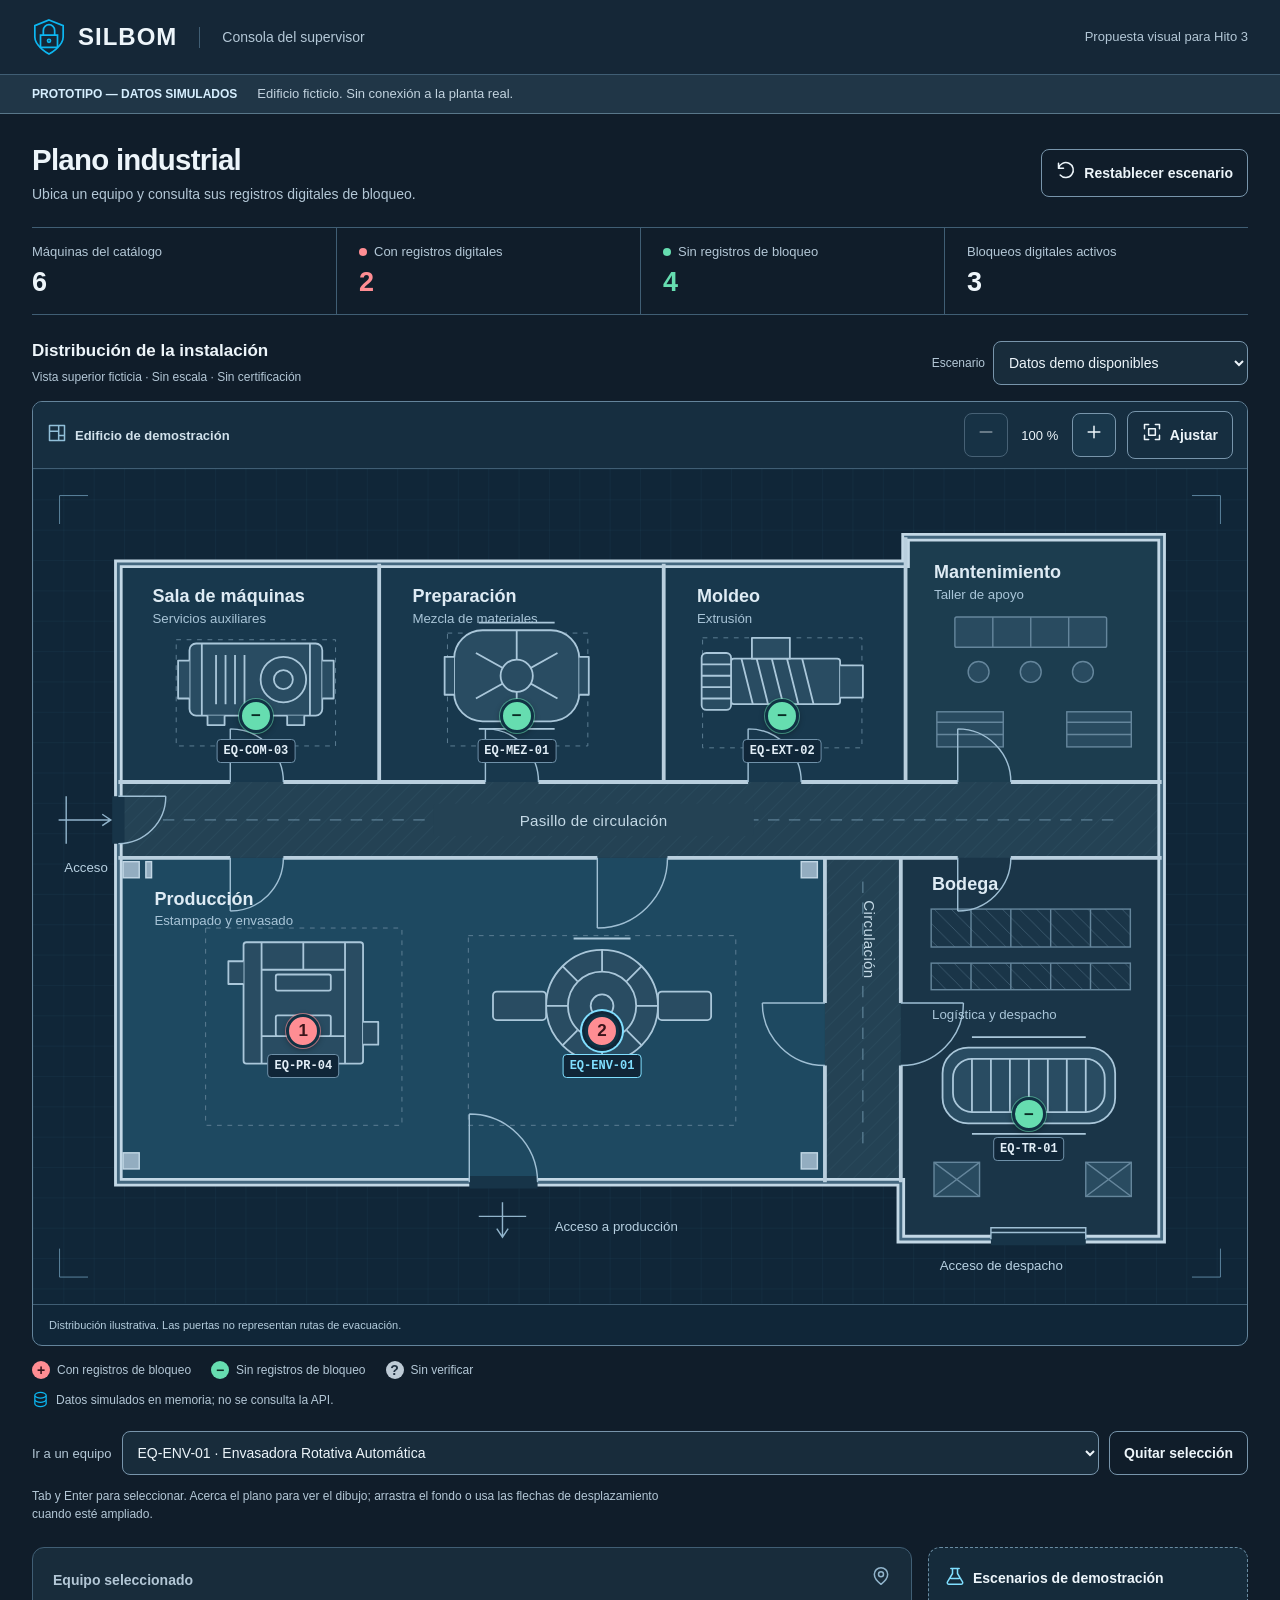
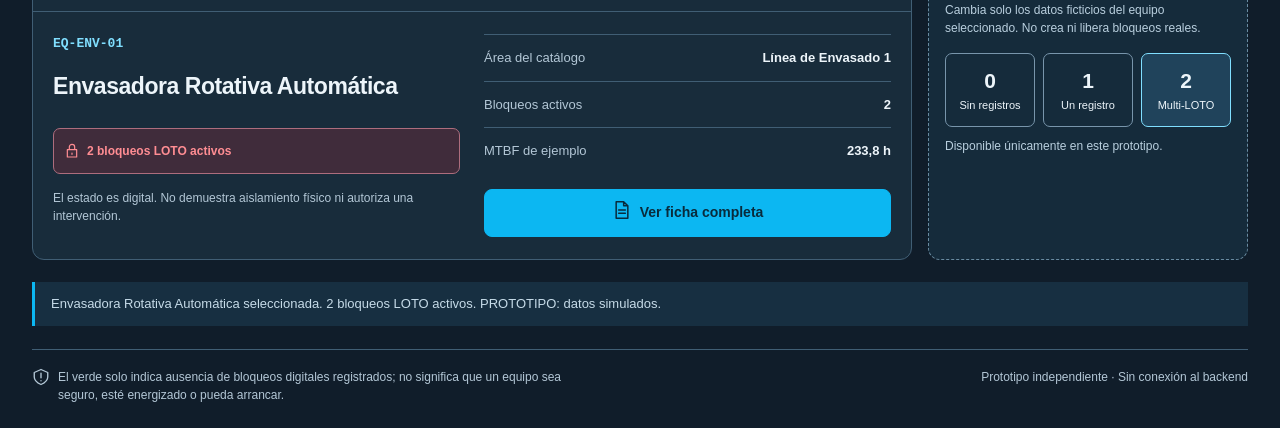
<file: docs/prototipos/plano-industrial-2d/index.html>
<!doctype html>
<html lang="es">
<head>
  <meta charset="utf-8">
  <meta name="viewport" content="width=device-width, initial-scale=1, viewport-fit=cover">
  <meta name="theme-color" content="#152737">
  <meta name="color-scheme" content="dark">
  <meta http-equiv="Content-Security-Policy" content="default-src 'none'; script-src 'self'; style-src 'self'; img-src data:; connect-src 'none'; form-action 'none'; base-uri 'none'; object-src 'none'">
  <title>Plano industrial 2D · Prototipo SILBOM</title>
  <link rel="icon" href="data:image/svg+xml,%3Csvg xmlns='http://www.w3.org/2000/svg' viewBox='0 0 32 32'%3E%3Crect width='32' height='32' rx='5' fill='%23152737'/%3E%3Cpath d='M8 14h16v13H8zM12 14V9a4 4 0 018 0v5' fill='none' stroke='%230cb7f2' stroke-width='2'/%3E%3C/svg%3E">
  <link rel="stylesheet" href="styles.css">
  <script defer src="datos-demo.js"></script>
  <script defer src="plano.js"></script>
  <script defer src="script.js"></script>
</head>
<body>
  <a class="skip-link" href="#main">Saltar al plano</a>
  <header class="app-header">
    <div class="header-inner">
      <div class="brand"><svg viewBox="0 0 36 40" fill="none" aria-hidden="true"><path d="M18 2 33 8v12c0 10-15 18-15 18S3 30 3 20V8L18 2Z"/><path d="M12 18v-5a6 6 0 0 1 12 0v5M9 18h18v13H9z"/><circle cx="18" cy="24" r="1.6"/></svg><strong translate="no">SILBOM</strong><span>Consola del supervisor</span></div>
      <span class="header-context">Propuesta visual para Hito 3</span>
    </div>
  </header>
  <div class="prototype-notice"><div><strong>PROTOTIPO — DATOS SIMULADOS</strong><span>Edificio ficticio. Sin conexión a la planta real.</span></div></div>
  <main id="main" tabindex="-1">
    <section class="page-heading" aria-labelledby="title"><div><h1 id="title">Plano industrial</h1><p>Ubica un equipo y consulta sus registros digitales de bloqueo.</p></div><button id="reset-demo" class="button" type="button"><span data-icon="reset"></span>Restablecer escenario</button></section>
    <section class="summary" aria-label="Resumen calculado de datos simulados">
      <div><span>Máquinas del catálogo</span><strong id="stat-total">—</strong></div>
      <div><span><i class="dot locked" aria-hidden="true"></i>Con registros digitales</span><strong id="stat-locked">—</strong></div>
      <div><span><i class="dot free" aria-hidden="true"></i>Sin registros de bloqueo</span><strong id="stat-free">—</strong></div>
      <div><span>Bloqueos digitales activos</span><strong id="stat-locks">—</strong></div>
    </section>
    <div class="workbench">
      <section class="plan-section" aria-labelledby="plan-heading">
        <div class="plan-topline"><div><h2 id="plan-heading">Distribución de la instalación</h2><p>Vista superior ficticia · Sin escala · Sin certificación</p></div><div class="scenario-control"><label for="scenario">Escenario</label><select id="scenario" name="scenario"><option value="available">Datos demo disponibles</option><option value="offline">Servidor desconectado (demo)</option><option value="stale">Información desactualizada</option></select></div></div>
        <div class="drawing-shell">
          <div class="drawing-toolbar"><span class="drawing-label"><span data-icon="plan"></span>Edificio de demostración</span><div class="zoom-controls" role="group" aria-label="Ampliación del plano"><button id="zoom-out" class="icon-button" type="button" aria-label="Alejar plano"><span data-icon="minus"></span></button><output id="zoom-level" aria-live="polite" aria-label="Nivel de ampliación">100 %</output><button id="zoom-in" class="icon-button" type="button" aria-label="Acercar plano"><span data-icon="plus"></span></button><button id="fit-plan" class="button fit-button" type="button"><span data-icon="fit"></span>Ajustar</button></div></div>
          <div id="plan-viewport" class="plan-viewport" aria-label="Plano esquemático. Selecciona uno de los seis puntos de maquinaria.">
            <p id="startup-message" class="startup-message" role="status">El plano aún no se ha cargado. Si descargaste solo index.html, usa <a href="SILBOM-plano-demo.html">SILBOM-plano-demo.html (archivo único)</a> o conserva los archivos de la carpeta juntos. Abre el archivo en un navegador con JavaScript habilitado.</p>
            <div id="scene" class="scene"><div id="blueprint-layer" class="blueprint-layer"></div><div id="markers" class="markers" role="group" aria-label="Máquinas del plano"></div></div>
            <div id="machine-tooltip" class="machine-tooltip" role="tooltip" hidden><p id="tip-code" class="code" translate="no"></p><strong id="tip-name"></strong><p id="tip-area"></p><p id="tip-state"></p><p id="tip-count"></p></div>
          </div>
          <div class="drawing-bottom"><span>Distribución ilustrativa. Las puertas no representan rutas de evacuación.</span><div class="pan-controls" id="pan-controls" role="group" aria-label="Desplazar el plano ampliado" hidden><button class="icon-button" type="button" data-pan="left" aria-label="Ver hacia la izquierda"><span data-icon="left"></span></button><button class="icon-button" type="button" data-pan="up" aria-label="Ver hacia arriba"><span data-icon="up"></span></button><button class="icon-button" type="button" data-pan="down" aria-label="Ver hacia abajo"><span data-icon="down"></span></button><button class="icon-button" type="button" data-pan="right" aria-label="Ver hacia la derecha"><span data-icon="right"></span></button></div></div>
        </div>
        <div class="legend" aria-label="Leyenda de estados digitales"><span><i class="state-symbol locked" aria-hidden="true">+</i>Con registros de bloqueo</span><span><i class="state-symbol free" aria-hidden="true">−</i>Sin registros de bloqueo</span><span><i class="state-symbol unknown" aria-hidden="true">?</i>Sin verificar</span></div>
        <p id="availability" class="availability"><span data-icon="database"></span><span id="availability-text">Datos simulados en memoria; no se consulta la API.</span></p>
        <div class="machine-nav"><label for="machine-picker">Ir a un equipo</label><select id="machine-picker" name="machine-picker"></select><button id="clear-selection" class="button" type="button">Quitar selección</button></div>
        <p class="map-help">Tab y Enter para seleccionar. Acerca el plano para ver el dibujo; arrastra el fondo o usa las flechas de desplazamiento cuando esté ampliado.</p>
      </section>
      <aside class="side-column" aria-label="Información del equipo y escenarios de demostración">
        <section class="equipment-panel" aria-labelledby="detail-heading"><div class="section-heading"><h2 id="detail-heading">Equipo seleccionado</h2><span data-icon="location"></span></div>
          <div id="empty-detail" class="empty-detail" hidden><span data-icon="plan"></span><h3>Explora la instalación</h3><p>Selecciona un punto del plano o un equipo de la lista para consultar sus datos simulados.</p></div>
          <div id="detail-body" class="detail-body"><p id="detail-code" class="code" translate="no"></p><h3 id="detail-name"></h3><div id="detail-state" class="state-pill"></div><dl><div><dt>Área del catálogo</dt><dd id="detail-area"></dd></div><div><dt>Bloqueos activos</dt><dd id="detail-count"></dd></div><div><dt>MTBF de ejemplo</dt><dd id="detail-mtbf"></dd></div></dl><p class="detail-help">El estado es digital. No demuestra aislamiento físico ni autoriza una intervención.</p><button id="open-sheet" class="button button-primary" type="button"><span data-icon="file"></span>Ver ficha completa</button></div>
        </section>
        <section class="demo-panel" aria-labelledby="demo-heading"><h2 id="demo-heading"><span data-icon="simulation"></span>Escenarios de demostración</h2><p>Cambia solo los datos ficticios del equipo seleccionado. No crea ni libera bloqueos reales.</p><div class="demo-options" role="group" aria-label="Número simulado de bloqueos del equipo seleccionado"><button type="button" class="demo-choice" data-demo-count="0"><strong>0</strong><span>Sin registros</span></button><button type="button" class="demo-choice" data-demo-count="1"><strong>1</strong><span>Un registro</span></button><button type="button" class="demo-choice" data-demo-count="2"><strong>2</strong><span>Multi-LOTO</span></button></div><p id="demo-help" class="demo-help">Disponible únicamente en este prototipo.</p></section>
      </aside>
    </div>
    <p id="feedback" class="feedback" role="status" aria-live="polite" aria-atomic="true">Cargando demostración…</p>
    <footer><p><span data-icon="shield"></span>El verde solo indica ausencia de bloqueos digitales registrados; no significa que un equipo sea seguro, esté energizado o pueda arrancar.</p><span>Prototipo independiente · Sin conexión al backend</span></footer>
    <noscript><p>Activa JavaScript para seleccionar los equipos y probar los escenarios locales. No necesitas iniciar el backend.</p></noscript>
  </main>
  <dialog id="sheet" aria-labelledby="sheet-heading" aria-describedby="sheet-description"><div class="sheet-heading"><div><h2 id="sheet-heading">Ficha de equipo</h2><p id="sheet-description">PROTOTIPO — DATOS SIMULADOS</p></div><button id="close-sheet" class="icon-button" type="button" aria-label="Cerrar ficha"><span data-icon="close"></span></button></div><div class="sheet-body"><p id="sheet-code" class="code" translate="no"></p><h3 id="sheet-name"></h3><div id="sheet-state" class="state-pill"></div><dl><div><dt>Área del catálogo</dt><dd id="sheet-area"></dd></div><div><dt>Bloqueos digitales activos</dt><dd id="sheet-count"></dd></div><div><dt>MTBF de ejemplo</dt><dd id="sheet-mtbf"></dd></div></dl><p class="sheet-notice">Esta ficha no proviene de PostgreSQL. Consultarla o seleccionar un punto no ejecuta operaciones LOTO. El MTBF ilustrativo no predice la próxima falla.</p><button id="back-to-plan" class="button" type="button">Volver al plano</button></div></dialog>
</body>
</html>
</file>
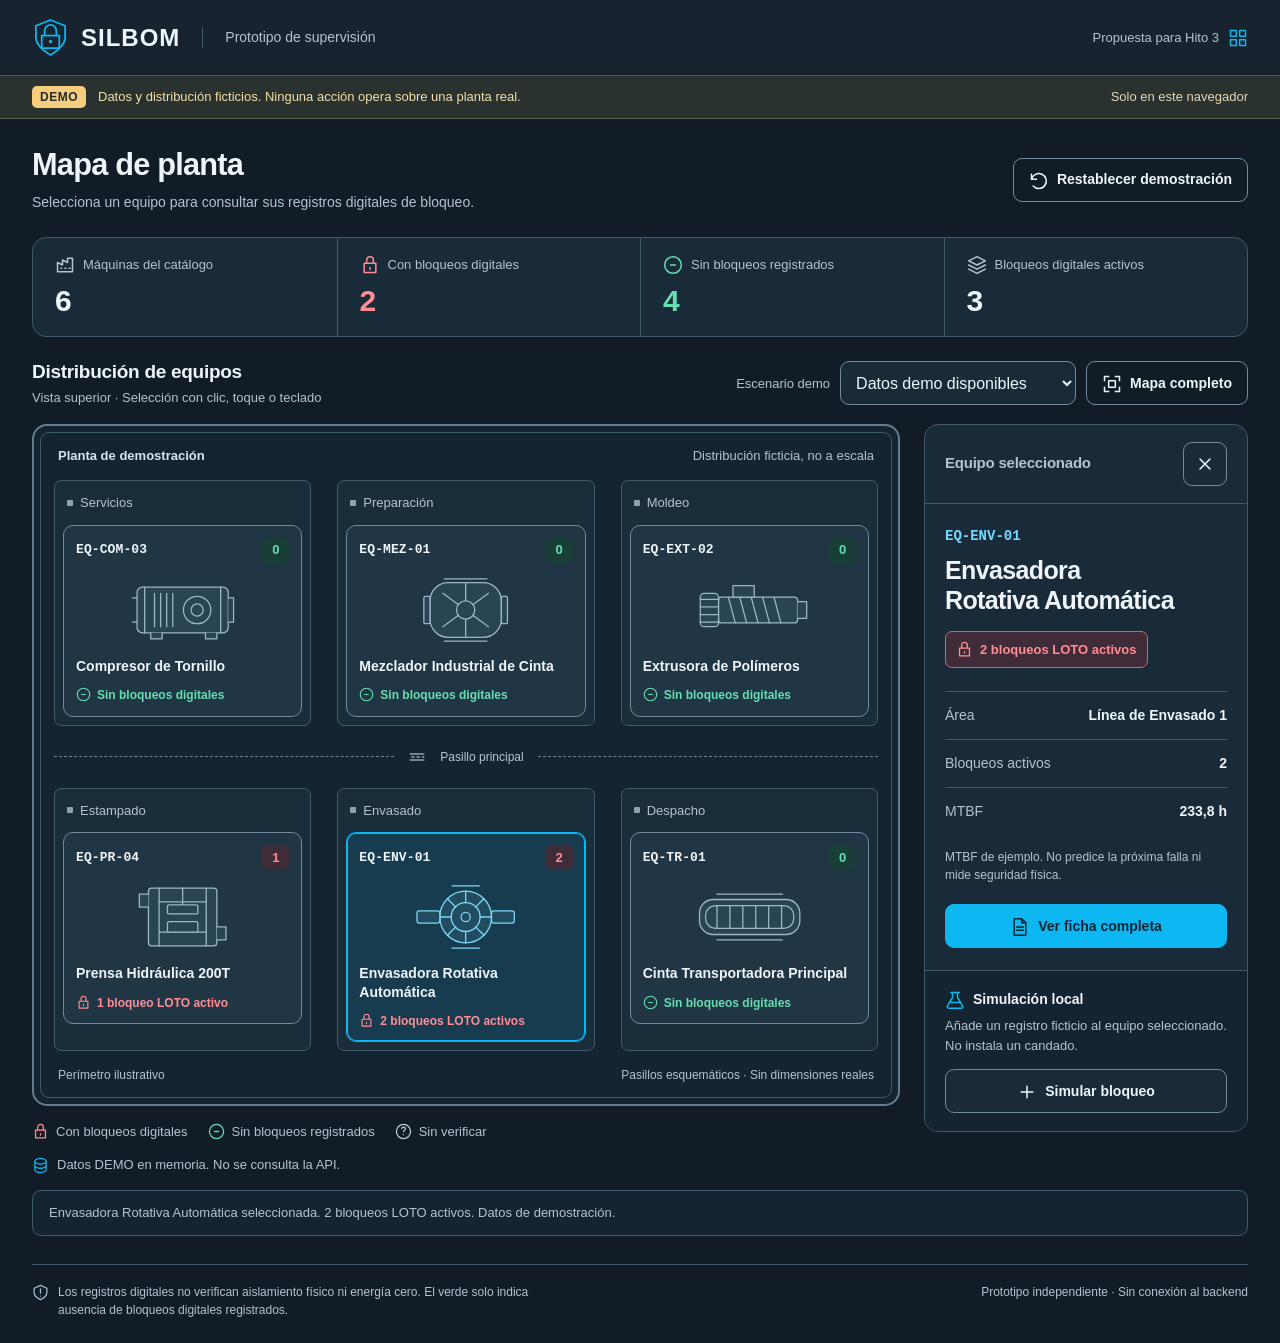
<file: docs/prototipos/mapa-planta.html>
<!doctype html>
<html lang="es">
<head>
  <meta charset="utf-8">
  <meta name="viewport" content="width=device-width, initial-scale=1, viewport-fit=cover">
  <meta name="color-scheme" content="dark">
  <meta name="theme-color" content="#17232e">
  <meta http-equiv="Content-Security-Policy" content="default-src 'none'; script-src 'unsafe-inline'; style-src 'unsafe-inline'; img-src data:; connect-src 'none'; font-src 'none'; form-action 'none'; base-uri 'none'; object-src 'none'">
  <link rel="icon" href="data:image/svg+xml,%3Csvg xmlns='http://www.w3.org/2000/svg' viewBox='0 0 32 32'%3E%3Crect width='32' height='32' rx='7' fill='%2317232e'/%3E%3Cpath d='M9 14h14v12H9zM12 14V9a4 4 0 018 0v5' fill='none' stroke='%230cb7f2' stroke-width='2'/%3E%3C/svg%3E">
  <title>Mapa de planta · Prototipo SILBOM</title>
  <style>
    :root {
      color-scheme: dark;
      --bg: #111c27;
      --surface: #192b39;
      --surface-raised: #203443;
      --surface-soft: #142531;
      --header: #17232e;
      --ink: #eff5f9;
      --muted: #b4c3cf;
      --quiet: #93a9bb;
      --border: #40596b;
      --control-border: #718a9c;
      --blue: #0cb7f2;
      --blue-soft: #173e54;
      --red: #ff8d93;
      --red-bg: #402c38;
      --green: #66ddb0;
      --green-bg: #193e37;
      --gray: #bdcbd5;
      --gray-bg: #2b3c49;
      --amber: #f6cd7c;
      --amber-bg: #3b3528;
      --radius: 14px;
    }
    * { box-sizing: border-box; }
    html { scroll-padding-top: 24px; }
    body { margin: 0; background: var(--bg); color: var(--ink); font: 16px/1.5 -apple-system, BlinkMacSystemFont, "Segoe UI", Roboto, Arial, sans-serif; }
    button, select { font: inherit; }
    button, a, select { touch-action: manipulation; -webkit-tap-highlight-color: #0cb7f233; }
    button { cursor: pointer; }
    button:disabled { cursor: not-allowed; opacity: .55; }
    :where(button, a, select, [tabindex]):focus-visible { outline: 3px solid #74d9ff; outline-offset: 4px; }
    :where(button, a, select, [tabindex]) { scroll-margin-block: 24px; }
    [hidden] { display: none !important; }
    ::selection { color: #10232f; background: #9ae2fa; }
    h1, h2, h3, p { margin: 0; }
    h1, h2, h3 { text-wrap: balance; }
    h1 { font-size: clamp(26px, 2.4vw, 34px); line-height: 1.2; letter-spacing: -.025em; }
    h2 { font-size: 19px; line-height: 1.35; letter-spacing: -.015em; }
    h3 { font-size: 16px; }
    a { color: #74d9ff; text-underline-offset: 4px; }
    .icon { width: 20px; height: 20px; fill: none; stroke: currentColor; stroke-width: 1.8; stroke-linecap: round; stroke-linejoin: round; flex: none; vertical-align: middle; }
    .skip { position: fixed; left: 16px; top: -90px; z-index: 20; background: var(--blue-soft); color: white; padding: 12px 18px; border-radius: 8px; }
    .skip:focus { top: 14px; }
    .topbar { background: var(--header); border-bottom: 1px solid var(--border); }
    .topbar-inner { max-width: 1580px; margin: auto; padding: 18px 32px; display: flex; align-items: center; justify-content: space-between; gap: 20px; }
    .brand { display: flex; align-items: center; gap: 12px; }
    .brand-mark { color: var(--blue); width: 37px; height: 39px; }
    .brand strong { font-size: 24px; font-weight: 800; letter-spacing: 1px; line-height: 1; }
    .brand-context { border-left: 1px solid var(--border); margin-left: 10px; padding-left: 22px; color: var(--muted); font-size: 14px; }
    .review-label { display: flex; align-items: center; gap: 9px; color: var(--muted); font-size: 13px; }
    .review-label .icon { color: var(--blue); }
    .demo-notice { background: #29322f; border-bottom: 1px solid #60634d; color: #f4dfaa; }
    .demo-notice-inner { max-width: 1580px; margin: auto; padding: 10px 32px; display: flex; flex-wrap: wrap; align-items: center; gap: 7px 12px; font-size: 13px; }
    .demo-tag { background: #f6cd7c; color: #242c30; padding: 2px 8px; border-radius: 5px; font-size: 12px; font-weight: 800; letter-spacing: .5px; }
    .demo-notice-inner .scope { margin-left: auto; color: #e5d7b5; }
    main { max-width: 1580px; margin: auto; padding: 28px 32px 24px; }
    .page-heading { display: flex; justify-content: space-between; align-items: center; gap: 24px; margin-bottom: 24px; }
    .page-heading p { margin-top: 8px; max-width: 72ch; color: var(--muted); font-size: 14px; }
    .button { min-height: 44px; display: inline-flex; align-items: center; justify-content: center; gap: 8px; padding: 10px 15px; border: 1px solid var(--control-border); border-radius: 9px; color: var(--ink); background: var(--surface); font-size: 14px; font-weight: 650; transition: background-color 150ms, border-color 150ms; }
    .button:hover:not(:disabled) { background: #2a4355; border-color: #91b0c5; }
    .button-primary { color: #0d2532; background: var(--blue); border-color: var(--blue); }
    .button-primary:hover:not(:disabled) { color: #0d2532; background: #61d5fd; border-color: #61d5fd; }
    .button-quiet { background: transparent; }
    .button-block { width: 100%; }
    .summary { display: grid; grid-template-columns: repeat(4, minmax(0, 1fr)); background: var(--surface); border: 1px solid var(--border); border-radius: var(--radius); margin-bottom: 22px; }
    .summary article { padding: 17px 22px; border-left: 1px solid var(--border); }
    .summary article:first-child { border: 0; }
    .summary-label { display: flex; gap: 8px; align-items: center; font-size: 13px; color: var(--muted); }
    .summary-value { display: flex; align-items: baseline; gap: 10px; margin-top: 8px; font-size: 30px; line-height: 1.2; font-weight: 750; font-variant-numeric: tabular-nums; }
    .summary-value.red { color: var(--red); }
    .summary-value.green { color: var(--green); }
    .summary-value span { font-size: 13px; color: var(--muted); font-weight: 400; }
    .toolbar { display: flex; justify-content: space-between; align-items: center; flex-wrap: wrap; gap: 16px; margin-bottom: 16px; }
    .toolbar-note { color: var(--muted); font-size: 13px; margin-top: 3px; }
    .scenario { display: flex; align-items: center; flex-wrap: wrap; gap: 10px; }
    .scenario label { font-size: 13px; color: var(--muted); }
    select { min-height: 44px; max-width: 100%; padding: 8px 32px 8px 11px; background: var(--surface); color: var(--ink); border: 1px solid var(--control-border); border-radius: 9px; font-size: 16px; }
    .workbench { display: grid; grid-template-columns: minmax(0, 1fr) 324px; gap: 24px; align-items: start; }
    .map-column, .detail-panel { min-width: 0; }
    .plant { position: relative; border: 2px solid #637d90; background: var(--surface-soft); border-radius: 15px; padding: 20px; overflow: hidden; }
    .plant::before { content: ""; position: absolute; inset: 6px; border: 1px solid #40596b; border-radius: 9px; pointer-events: none; }
    .plant-header { display: flex; justify-content: space-between; gap: 14px; align-items: center; padding: 0 4px 15px; font-size: 13px; color: var(--muted); }
    .plant-header strong { color: #d9e5ee; font-weight: 600; }
    .floor { position: relative; display: grid; grid-template-columns: repeat(3, minmax(0, 1fr)); gap: 0 26px; }
    .zone { position: relative; min-width: 0; padding: 12px 8px 8px; background: #1a2d3a; border: 1px solid #40596b; border-radius: 7px; }
    .zone-label { color: var(--muted); font-size: 13px; margin: 0 4px 12px; display: flex; align-items: center; gap: 7px; }
    .zone-mark { width: 6px; height: 6px; background: #8da2b1; border-radius: 1px; flex: none; }
    .machine { position: relative; width: 100%; min-height: 192px; padding: 12px; display: flex; flex-direction: column; align-items: stretch; text-align: left; color: var(--ink); background: #203644; border: 1px solid #718a9c; border-radius: 10px; transition: transform 150ms, border-color 150ms, background-color 150ms, box-shadow 150ms; }
    .machine:hover { transform: translateY(-2px); border-color: #a4c6dc; box-shadow: 0 6px 14px #00000033; background: #294452; }
    .machine[aria-pressed="true"] { border-color: var(--blue); box-shadow: inset 0 0 0 1px var(--blue); background: #173c50; }
    .machine-topline { display: flex; align-items: center; justify-content: space-between; gap: 5px; }
    .machine-code { font-size: 13px; font-weight: 650; font-family: ui-monospace, SFMono-Regular, Consolas, monospace; letter-spacing: .1px; }
    .machine-count { display: inline-flex; align-items: center; justify-content: center; min-width: 27px; min-height: 25px; padding: 2px 6px; border-radius: 6px; background: var(--gray-bg); color: var(--gray); font-size: 13px; font-weight: 750; }
    .asset-symbol { width: 100%; height: 76px; margin: 9px 0; color: #9ab6c9; fill: #294552; stroke: currentColor; stroke-width: 1.7; stroke-linecap: round; stroke-linejoin: round; }
    .machine[aria-pressed="true"] .asset-symbol { color: #7ed7f5; fill: #224c60; }
    .machine-name { font-size: 14px; font-weight: 650; line-height: 1.35; overflow-wrap: anywhere; margin-bottom: 11px; }
    .machine-status { display: flex; align-items: flex-start; gap: 6px; margin-top: auto; font-size: 12px; line-height: 1.35; font-weight: 600; }
    .machine-status .icon { width: 15px; height: 15px; }
    .machine[data-state="locked"] .machine-status { color: var(--red); }
    .machine[data-state="locked"] .machine-count { color: var(--red); background: var(--red-bg); }
    .machine[data-state="free"] .machine-status { color: var(--green); }
    .machine[data-state="free"] .machine-count { color: var(--green); background: var(--green-bg); }
    .machine[data-state="unknown"] .asset-symbol { color: #8b9daa; fill: #2a3b46; }
    .machine[data-state="unknown"] .machine-status { color: var(--gray); }
    .aisle { grid-column: 1 / -1; display: flex; align-items: center; justify-content: center; min-height: 62px; gap: 14px; color: #b5c7d4; font-size: 12px; }
    .aisle::before, .aisle::after { content: ""; flex: 1; border-top: 1px dashed #6c8394; }
    .aisle .icon { width: 18px; height: 18px; color: #8da2b1; }
    .plant-footer { display: flex; align-items: center; justify-content: space-between; flex-wrap: wrap; gap: 8px; padding: 15px 4px 0; color: var(--muted); font-size: 12px; }
    .legend { display: flex; flex-wrap: wrap; gap: 12px 20px; margin-top: 16px; color: var(--muted); font-size: 13px; }
    .legend span { display: inline-flex; align-items: center; gap: 7px; }
    .legend .icon { width: 17px; height: 17px; }
    .red-icon { color: var(--red); }.green-icon { color: var(--green); }.gray-icon { color: var(--gray); }
    .detail-panel { border: 1px solid var(--border); border-radius: var(--radius); background: var(--surface); overflow: hidden; }
    .panel-heading { display: flex; align-items: center; justify-content: space-between; gap: 12px; padding: 17px 20px; border-bottom: 1px solid var(--border); }
    .panel-heading h2 { font-size: 15px; font-weight: 600; color: var(--muted); }
    .icon-button { width: 44px; height: 44px; flex: none; border: 1px solid var(--control-border); border-radius: 9px; background: transparent; color: var(--ink); display: grid; place-items: center; }
    .icon-button:hover { background: var(--surface-raised); }
    .panel-body { padding: 22px 20px; }
    .panel-code { color: #74d9ff; font-family: ui-monospace, SFMono-Regular, Consolas, monospace; font-size: 14px; font-weight: 650; margin-bottom: 8px; }
    .panel-name { font-size: 25px; line-height: 1.2; letter-spacing: -.025em; overflow-wrap: anywhere; }
    .pill { display: inline-flex; align-items: center; gap: 7px; border: 1px solid #7a8d9b; color: var(--gray); background: var(--gray-bg); padding: 8px 10px; border-radius: 7px; font-size: 13px; font-weight: 650; margin-top: 16px; }
    .pill .icon { width: 17px; height: 17px; }
    .pill[data-state="locked"] { background: var(--red-bg); color: var(--red); border-color: #b36d79; }
    .pill[data-state="free"] { background: var(--green-bg); color: var(--green); border-color: #4c9c85; }
    dl { margin: 23px 0; }
    .datum { display: flex; align-items: flex-start; justify-content: space-between; gap: 20px; border-top: 1px solid var(--border); padding: 13px 0; font-size: 14px; }
    dt { color: var(--muted); max-width: 45%; }
    dd { margin: 0; text-align: right; font-weight: 550; max-width: 60%; overflow-wrap: anywhere; }
    .mtbf-value { font-variant-numeric: tabular-nums; }
    .small-note { font-size: 12px; color: var(--muted); margin: -10px 0 20px; line-height: 1.5; }
    .simulator { padding: 18px 20px; background: var(--surface-soft); border-top: 1px solid var(--border); }
    .simulator h3 { display: flex; align-items: center; gap: 8px; margin-bottom: 6px; font-size: 14px; }
    .simulator h3 .icon { color: var(--blue); }
    .simulator p { color: var(--muted); font-size: 13px; margin-bottom: 14px; }
    .empty-panel { padding: 36px 22px; text-align: center; }
    .empty-panel .icon { width: 42px; height: 42px; color: var(--blue); margin-bottom: 18px; }
    .empty-panel h3 { margin-bottom: 9px; }
    .empty-panel p { color: var(--muted); font-size: 14px; }
    .availability { display: flex; align-items: center; gap: 8px; margin-top: 13px; font-size: 13px; color: var(--muted); }
    .availability .icon { color: var(--blue); width: 17px; height: 17px; }
    .availability[data-available="false"] .icon { color: var(--gray); }
    .feedback { color: var(--muted); font-size: 13px; margin-top: 16px; padding: 12px 16px; border: 1px solid var(--border); border-radius: 9px; background: var(--surface-soft); min-height: 44px; }
    .feedback strong { color: var(--ink); }
    .page-footer { margin-top: 28px; padding-top: 18px; border-top: 1px solid var(--border); display: flex; align-items: flex-start; justify-content: space-between; gap: 14px; flex-wrap: wrap; font-size: 12px; color: var(--muted); }
    .safety-note { display: flex; gap: 9px; align-items: flex-start; max-width: 76ch; }
    .safety-note .icon { color: #a4bbcc; width: 17px; height: 17px; }
    dialog { color: var(--ink); background: var(--surface); padding: 0; border: 1px solid var(--control-border); border-radius: 16px; width: min(590px, calc(100vw - 32px)); max-height: calc(100dvh - 32px); overflow: auto; overscroll-behavior: contain; box-shadow: 0 20px 60px #00000066; }
    dialog::backdrop { background: #07131ecc; }
    .sheet-head { padding: 22px 24px; border-bottom: 1px solid var(--border); display: flex; justify-content: space-between; align-items: flex-start; gap: 20px; }
    .sheet-head p { color: var(--muted); font-size: 13px; margin-top: 6px; }
    .sheet-body { padding: 24px; }
    .sheet-title { font-size: 27px; line-height: 1.25; margin: 6px 0 0; overflow-wrap: anywhere; }
    .sheet-notice { background: var(--amber-bg); color: #f5dbac; border: 1px solid #8d7953; padding: 14px; border-radius: 8px; font-size: 13px; }
    .sheet-actions { display: flex; justify-content: flex-end; margin-top: 22px; }
    @media (min-width: 1201px) { .detail-panel { position: sticky; top: 24px; } }
    @media (max-width: 1200px) {
      .workbench { grid-template-columns: 1fr; }
      .detail-panel { display: grid; grid-template-columns: 1fr 290px; }
      .panel-heading { grid-column: 1 / -1; }
      .panel-body { display: grid; grid-template-columns: minmax(170px, 1fr) minmax(200px, 1fr); gap: 0 30px; align-items: start; }
      .panel-identity { grid-row: span 2; }
      .panel-body dl { margin: 0 0 12px; }
      .panel-body .small-note { grid-column: 2; margin: 0 0 16px; }
      .panel-body > .button { grid-column: 2; }
      .simulator { border-top: 0; border-left: 1px solid var(--border); display: flex; flex-direction: column; justify-content: center; }
      .empty-panel { grid-column: 1 / -1; }
    }
    @media (max-width: 900px) {
      .topbar-inner, .demo-notice-inner { padding-left: 22px; padding-right: 22px; }
      main { padding: 24px 22px; }
      .summary article { padding: 15px 16px; }
      .summary-label { align-items: flex-start; }
      .floor { gap: 0 18px; }
      .plant { padding: 16px; }
      .machine { padding: 10px; }
      .detail-panel { display: block; }
      .simulator { display: block; border-left: 0; border-top: 1px solid var(--border); }
      .panel-body { gap: 0 24px; }
      .review-label span { display: none; }
    }
    @media (max-width: 660px) {
      .topbar-inner { padding-top: max(15px, env(safe-area-inset-top)); padding-bottom: 15px; }
      .brand-context { display: none; }
      .page-heading { align-items: flex-start; flex-wrap: wrap; gap: 15px; }
      .page-heading .button { width: 100%; }
      .summary { grid-template-columns: repeat(2, minmax(0, 1fr)); }
      .summary article:nth-child(3) { border-left: 0; border-top: 1px solid var(--border); }
      .summary article:nth-child(4) { border-top: 1px solid var(--border); }
      .summary-value { font-size: 28px; }
      .toolbar { align-items: flex-start; }
      .scenario { width: 100%; justify-content: space-between; }
      .floor { grid-template-columns: repeat(2, minmax(0, 1fr)); gap: 18px; }
      .aisle { grid-column: auto; display: none; }
      .zone-label { font-size: 12px; margin-bottom: 9px; gap: 5px; }
      .zone { padding: 10px 6px 6px; }
      .machine { min-height: 205px; padding: 9px; }
      .machine-code { font-size: 12px; }
      .machine-count { min-width: 23px; font-size: 12px; }
      .machine-name { font-size: 13px; }
      .asset-symbol { height: 66px; }
      .plant-header { font-size: 12px; }
      .plant-header span { max-width: 42%; text-align: right; }
      .plant-footer .wide-label { display: none; }
      .demo-notice-inner .scope { margin-left: 0; }
      .plant { padding: 14px; }
      .plant::before { inset: 5px; }
      .panel-body { display: block; }
      .panel-body dl { margin-top: 22px; }
      .panel-body .small-note { margin: 0 0 18px; }
      .page-footer { padding-bottom: env(safe-area-inset-bottom); }
    }
    @media (max-width: 380px) {
      .topbar-inner, .demo-notice-inner { padding-left: 14px; padding-right: 14px; }
      main { padding-left: 12px; padding-right: 12px; }
      .floor { gap: 14px; }
      .machine-topline { flex-wrap: wrap; }
    }
    @media (prefers-reduced-motion: reduce) {
      *, *::before, *::after { animation: none !important; transition: none !important; scroll-behavior: auto !important; }
      .machine:hover { transform: none; }
    }
  </style>
</head>
<body>
  <a class="skip" href="#main">Saltar al mapa de planta</a>
  <header class="topbar">
    <div class="topbar-inner">
      <div class="brand">
        <svg class="brand-mark" viewBox="0 0 36 40" fill="none" aria-hidden="true"><path d="M18 2 33 8v12c0 10-15 18-15 18S3 30 3 20V8L18 2Z" stroke="currentColor" stroke-width="1.8"/><path d="M12 18v-5a6 6 0 0 1 12 0v5M9 18h18v13H9z" stroke="currentColor" stroke-width="1.8"/><circle cx="18" cy="24" r="1.8" fill="currentColor"/></svg>
        <strong translate="no">SILBOM</strong>
        <span class="brand-context">Prototipo de supervisión</span>
      </div>
      <div class="review-label"><span>Propuesta para Hito 3</span><svg class="icon" viewBox="0 0 24 24" aria-hidden="true"><path d="M3 3h7v7H3zM14 3h7v7h-7zM3 14h7v7H3zM14 14h7v7h-7z"/></svg></div>
    </div>
  </header>
  <div class="demo-notice">
    <div class="demo-notice-inner">
      <strong class="demo-tag">DEMO</strong>
      <span>Datos y distribución ficticios. Ninguna acción opera sobre una planta real.</span>
      <span class="scope">Solo en este navegador</span>
    </div>
  </div>
  <main id="main" tabindex="-1">
    <div class="page-heading">
      <div><h1>Mapa de planta</h1><p>Selecciona un equipo para consultar sus registros digitales de bloqueo.</p></div>
      <button class="button button-quiet" id="reset-demo" type="button"><span data-icon="reset"></span>Restablecer demostración</button>
    </div>
    <section class="summary" aria-label="Resumen de registros digitales de demostración">
      <article><div class="summary-label"><span data-icon="machine"></span>Máquinas del catálogo</div><div class="summary-value" id="total-machines">—</div></article>
      <article><div class="summary-label"><span data-icon="lock" class="red-icon"></span>Con bloqueos digitales</div><div class="summary-value red" id="locked-machines">—</div></article>
      <article><div class="summary-label"><span data-icon="zero" class="green-icon"></span>Sin bloqueos registrados</div><div class="summary-value green" id="free-machines">—</div></article>
      <article><div class="summary-label"><span data-icon="stack"></span>Bloqueos digitales activos</div><div class="summary-value" id="total-locks">—</div></article>
    </section>
    <div class="toolbar">
      <div><h2 id="map-title" tabindex="-1">Distribución de equipos</h2><p class="toolbar-note">Vista superior · Selección con clic, toque o teclado</p></div>
      <div class="scenario"><label for="scenario">Escenario demo</label><select id="scenario" name="scenario"><option value="available">Datos demo disponibles</option><option value="offline">Desconexión simulada</option><option value="stale">Datos desactualizados</option></select><button class="button button-quiet" id="show-all" type="button"><span data-icon="overview"></span>Mapa completo</button></div>
    </div>
    <div class="workbench">
      <section class="map-column" aria-labelledby="map-title">
        <div class="plant">
          <div class="plant-header"><strong>Planta de demostración</strong><span>Distribución ficticia, no a escala</span></div>
          <div class="floor" id="floor" role="group" aria-label="Seis posiciones ilustrativas de maquinaria"></div>
          <div class="plant-footer"><span>Perímetro ilustrativo</span><span class="wide-label">Pasillos esquemáticos · Sin dimensiones reales</span></div>
        </div>
        <div class="legend" aria-label="Leyenda de estados digitales">
          <span><span data-icon="lock" class="red-icon"></span>Con bloqueos digitales</span>
          <span><span data-icon="zero" class="green-icon"></span>Sin bloqueos registrados</span>
          <span><span data-icon="unknown" class="gray-icon"></span>Sin verificar</span>
        </div>
        <p class="availability" id="availability" data-available="true"><span data-icon="database"></span><span id="availability-text">Datos DEMO en memoria. No se consulta la API.</span></p>
      </section>
      <aside class="detail-panel" id="detail-panel" aria-labelledby="panel-heading">
        <div class="panel-heading"><h2 id="panel-heading">Equipo seleccionado</h2><button class="icon-button" id="clear-selection" type="button" aria-label="Quitar selección y volver al mapa completo"><span data-icon="close"></span></button></div>
        <div class="empty-panel" id="empty-panel" hidden><span data-icon="overview"></span><h3>Explora los seis equipos</h3><p>Selecciona una posición del mapa para ver su área, contador digital y MTBF de demostración.</p></div>
        <div class="panel-body" id="panel-body">
          <div class="panel-identity"><p class="panel-code" id="panel-code" translate="no"></p><h3 class="panel-name" id="panel-name"></h3><div class="pill" id="panel-status"></div></div>
          <dl><div class="datum"><dt>Área</dt><dd id="panel-area"></dd></div><div class="datum"><dt>Bloqueos activos</dt><dd id="panel-count"></dd></div><div class="datum"><dt>MTBF</dt><dd id="panel-mtbf" class="mtbf-value"></dd></div></dl>
          <p class="small-note">MTBF de ejemplo. No predice la próxima falla ni mide seguridad física.</p>
          <button class="button button-primary button-block" id="show-sheet" type="button"><span data-icon="file"></span>Ver ficha completa</button>
        </div>
        <div class="simulator" id="simulator"><h3><span data-icon="simulation"></span>Simulación local</h3><p id="simulation-help">Añade un registro ficticio al equipo seleccionado. No instala un candado.</p><button class="button button-block" id="simulate-lock" type="button"><span data-icon="plus"></span>Simular bloqueo</button></div>
      </aside>
    </div>
    <p class="feedback" id="feedback" role="status" aria-live="polite" aria-atomic="true">Seleccionada la envasadora de demostración. Sus dos registros ilustran Multi-LOTO.</p>
    <footer class="page-footer"><p class="safety-note"><span data-icon="shield"></span>Los registros digitales no verifican aislamiento físico ni energía cero. El verde solo indica ausencia de bloqueos digitales registrados.</p><span>Prototipo independiente · Sin conexión al backend</span></footer>
  </main>
  <dialog id="sheet" aria-labelledby="sheet-heading" aria-describedby="sheet-description">
    <div class="sheet-head"><div><h2 id="sheet-heading">Ficha de equipo</h2><p id="sheet-description">Detalle del catálogo de demostración.</p></div><button class="icon-button" id="close-sheet" type="button" aria-label="Cerrar ficha"><span data-icon="close"></span></button></div>
    <div class="sheet-body"><p class="panel-code" id="sheet-code" translate="no"></p><h3 class="sheet-title" id="sheet-name"></h3><div class="pill" id="sheet-status"></div><dl><div class="datum"><dt>Identificador</dt><dd id="sheet-id" translate="no"></dd></div><div class="datum"><dt>Área</dt><dd id="sheet-area"></dd></div><div class="datum"><dt>Bloqueos digitales</dt><dd id="sheet-count"></dd></div><div class="datum"><dt>MTBF de ejemplo</dt><dd id="sheet-mtbf"></dd></div></dl><p class="sheet-notice">Ficha DEMO. Estos valores se conservan solo en memoria y no proceden de PostgreSQL. Abrir esta ficha no inicia ni libera un bloqueo.</p><div class="sheet-actions"><button class="button" id="back-to-map" type="button">Volver al mapa</button></div></div>
  </dialog>
  <noscript>Activa JavaScript para explorar este mapa de demostración. No se conecta a sistemas reales.</noscript>
  <script>
    (() => {
      'use strict';
      const $ = id => document.getElementById(id);
      const ICONS = {
        lock: 'M5 10h14v11H5zM8 10V6a4 4 0 0 1 8 0v4m-4 5v2',
        zero: 'M9 12h6M22 12a10 10 0 1 1-20 0 10 10 0 0 1 20 0',
        unknown: 'M9.5 8a2.5 2.5 0 0 1 5 .5c0 2-2.5 2-2.5 4m0 4h.01M22 12a10 10 0 1 1-20 0 10 10 0 0 1 20 0',
        machine: 'M3 20V9l6 3V6l6 3V4h6v16H3zm4-4h1m4 0h1m4 0h1',
        stack: 'm12 2 10 5-10 5L2 7l10-5ZM2 12l10 5 10-5M2 17l10 5 10-5',
        overview: 'M8 3H3v5m13-5h5v5M3 16v5h5m13-5v5h-5M8 8h8v8H8z',
        close: 'm6 6 12 12M6 18 18 6',
        reset: 'M3 10a9 9 0 1 1 2 8M3 4v6h6',
        plus: 'M12 5v14M5 12h14',
        file: 'M14 2H5v20h14V7l-5-5Zm0 0v5h5M8 12h8m-8 4h8',
        shield: 'm12 2 9 4v6c0 6-9 10-9 10S3 18 3 12V6l9-4Zm0 5v6m0 4h.01',
        database: 'M20 6c0 2-4 4-8 4S4 8 4 6s4-4 8-4 8 2 8 4Zm0 0v12c0 2-4 4-8 4s-8-2-8-4V6m0 6c0 2 4 4 8 4s8-2 8-4',
        simulation: 'm7 3 10 0m-8 0v6l-6 10a2 2 0 0 0 2 3h14a2 2 0 0 0 2-3L15 9V3M7 15h10',
        aisle: 'M3 8h18M3 16h18m-16-4h3m4 0h3m4 0h2'
      };
      function icon(name) {
        const svg = document.createElementNS('http://www.w3.org/2000/svg', 'svg');
        svg.setAttribute('viewBox', '0 0 24 24'); svg.setAttribute('class', 'icon');
        svg.setAttribute('aria-hidden', 'true'); svg.setAttribute('focusable', 'false');
        const path = document.createElementNS(svg.namespaceURI, 'path');
        path.setAttribute('d', ICONS[name] || ICONS.unknown); svg.append(path); return svg;
      }
      document.querySelectorAll('[data-icon]').forEach(node => node.replaceChildren(icon(node.dataset.icon)));

      // Nombres y áreas del catálogo actual; posiciones, estados y MTBF ilustrativos.
      const CATALOG = [
        { id: 'EQ-COM-03', nombre: 'Compresor de Tornillo', area: 'Sala de Máquinas', zone: 'Servicios', shape: 'compressor', mtbf: 718.5, bloqueosActivos: 0 },
        { id: 'EQ-MEZ-01', nombre: 'Mezclador Industrial de Cinta', area: 'Área de Preparación', zone: 'Preparación', shape: 'mixer', mtbf: 715, bloqueosActivos: 0 },
        { id: 'EQ-EXT-02', nombre: 'Extrusora de Polímeros', area: 'Área de Moldeo', zone: 'Moldeo', shape: 'extruder', mtbf: 171.3, bloqueosActivos: 0 },
        { id: 'EQ-PR-04', nombre: 'Prensa Hidráulica 200T', area: 'Área de Estampado', zone: 'Estampado', shape: 'press', mtbf: 356, bloqueosActivos: 1 },
        { id: 'EQ-ENV-01', nombre: 'Envasadora Rotativa Automática', area: 'Línea de Envasado 1', zone: 'Envasado', shape: 'filler', mtbf: 233.8, bloqueosActivos: 2 },
        { id: 'EQ-TR-01', nombre: 'Cinta Transportadora Principal', area: 'Logística y Despacho', zone: 'Despacho', shape: 'conveyor', mtbf: null, bloqueosActivos: 0 }
      ];
      const seed = () => CATALOG.map(({ id, nombre, area, mtbf, bloqueosActivos }) => ({ id, nombre, area, mtbf, bloqueosActivos, bloqueada: bloqueosActivos > 0 }));
      const numbers = new Intl.NumberFormat('es-CL', { maximumFractionDigits: 1 });
      let rows = seed(), selected = 'EQ-ENV-01', scenario = 'available';
      let lastTrigger = null;
      const nodes = new Map();
      let view = [];

      function machineSymbol(shape) {
        const drawings = {
          compressor: '<rect x="30" y="20" width="120" height="60" rx="7"/><path d="M40 20v60m100-60v60M53 28v44m8-44v44m8-44v44m8-44v44"/><circle cx="109" cy="50" r="18"/><circle cx="109" cy="50" r="8"/><path d="M24 34h6m-6 32h6m120-32h7v32h-7M48 80v8h15v-8m57 0v8h15v-8"/>',
          mixer: '<rect x="43" y="14" width="94" height="72" rx="24"/><rect x="35" y="32" width="8" height="36" rx="2"/><rect x="137" y="32" width="8" height="36" rx="2"/><path d="M90 14v72M60 28l60 44m-60 0 60-44"/><circle cx="90" cy="50" r="12"/><path d="M62 9h56m-56 82h56"/>',
          extruder: '<rect x="49" y="33" width="104" height="34" rx="4"/><rect x="25" y="28" width="24" height="44" rx="5"/><path d="M25 36h24m-24 10h24m-24 10h24m-24 10h24M62 33l9 34m6-34 9 34m6-34 9 34m6-34 9 34m6-34 9 34m22-28h12v22h-12M68 18h28v15H68z"/>',
          press: '<rect x="45" y="12" width="90" height="76" rx="4"/><path d="M59 12v76m62-76v76M59 30h62M59 70h62M90 12v22"/><rect x="70" y="34" width="40" height="12" rx="2"/><rect x="70" y="56" width="40" height="14" rx="2"/><path d="M45 20H33v17h12m90 26h12v17h-12"/>',
          filler: '<circle cx="90" cy="50" r="34"/><circle cx="90" cy="50" r="19"/><circle cx="90" cy="50" r="6"/><path d="M90 16v15m34 19h-15M90 84V69M56 50h15M66 26l11 11m37-11-11 11m11 37-11-11m-37 11 11-11"/><rect x="26" y="42" width="30" height="16" rx="3"/><rect x="124" y="42" width="30" height="16" rx="3"/><path d="M72 9h36m-36 82h36"/>',
          conveyor: '<rect x="24" y="27" width="132" height="46" rx="18"/><rect x="32" y="35" width="116" height="30" rx="13"/><path d="M47 35v30m17-30v30m17-30v30m17-30v30m17-30v30m17-30v30M47 20h86m-86 60h86"/>'
        };
        // Solo geometría estática propia; ningún contenido del catálogo se interpola como HTML.
        const svg = document.createElementNS('http://www.w3.org/2000/svg', 'svg');
        svg.setAttribute('viewBox', '0 0 180 100'); svg.setAttribute('class', 'asset-symbol');
        svg.setAttribute('aria-hidden', 'true'); svg.setAttribute('focusable', 'false');
        svg.innerHTML = drawings[shape]; return svg;
      }

      function buildFloor() {
        for (const [index, item] of CATALOG.entries()) {
          if (index === 3) {
            const aisle = document.createElement('div'); aisle.className = 'aisle'; aisle.setAttribute('aria-hidden', 'true');
            const text = document.createElement('span'); text.textContent = 'Pasillo principal';
            aisle.append(icon('aisle'), text); $('floor').append(aisle);
          }
          const zone = document.createElement('div'); zone.className = 'zone';
          const label = document.createElement('p'); label.className = 'zone-label'; label.id = 'zone-' + item.id;
          const mark = document.createElement('span'); mark.className = 'zone-mark'; mark.setAttribute('aria-hidden', 'true');
          const zoneName = document.createElement('span'); zoneName.textContent = item.zone; label.append(mark, zoneName);
          const button = document.createElement('button'); button.type = 'button'; button.className = 'machine';
          button.dataset.machineId = item.id; button.id = 'machine-' + item.id;
          button.setAttribute('aria-labelledby', 'name-' + item.id + ' code-' + item.id);
          button.setAttribute('aria-describedby', 'status-' + item.id + ' zone-' + item.id);
          const top = document.createElement('span'); top.className = 'machine-topline';
          const code = document.createElement('span'); code.className = 'machine-code'; code.id = 'code-' + item.id;
          code.setAttribute('translate', 'no'); code.textContent = item.id;
          const count = document.createElement('span'); count.className = 'machine-count'; count.setAttribute('aria-hidden', 'true');
          top.append(code, count);
          const name = document.createElement('span'); name.className = 'machine-name'; name.id = 'name-' + item.id;
          const status = document.createElement('span'); status.className = 'machine-status'; status.id = 'status-' + item.id;
          button.append(top, machineSymbol(item.shape), name, status); zone.append(label, button); $('floor').append(zone);
          nodes.set(item.id, { button, name, status, count });
        }
      }

      function normalizeMachines(input, verified) {
        const list = Array.isArray(input) ? input : [];
        const seen = new Set(list.map(item => item?.id));
        const complete = list.length === CATALOG.length && seen.size === CATALOG.length && CATALOG.every(item => seen.has(item.id));
        return CATALOG.map(fallback => {
          const item = list.find(candidate => candidate?.id === fallback.id) || {};
          const validState = Number.isSafeInteger(item.bloqueosActivos) && item.bloqueosActivos >= 0
            && typeof item.bloqueada === 'boolean' && item.bloqueada === (item.bloqueosActivos > 0);
          const validText = typeof item.nombre === 'string' && item.nombre.trim() && typeof item.area === 'string' && item.area.trim();
          return { id: fallback.id,
            nombre: typeof item.nombre === 'string' && item.nombre.trim() ? item.nombre.trim() : fallback.nombre,
            area: typeof item.area === 'string' && item.area.trim() ? item.area.trim() : fallback.area,
            bloqueosActivos: validState ? item.bloqueosActivos : null,
            bloqueada: validState ? item.bloqueada : null,
            mtbf: typeof item.mtbf === 'number' && Number.isFinite(item.mtbf) && item.mtbf >= 0 ? item.mtbf : null,
            verified: Boolean(verified && complete && validState && validText) };
        });
      }
      function stateOf(item) { return !item.verified ? 'unknown' : item.bloqueosActivos > 0 ? 'locked' : 'free'; }
      function stateText(item) {
        if (!item.verified) return scenario === 'stale' ? 'Información desactualizada' : 'Información sin verificar';
        const count = item.bloqueosActivos;
        return count ? `${numbers.format(count)} bloqueo${count === 1 ? '' : 's'} LOTO activo${count === 1 ? '' : 's'}` : 'Sin bloqueos digitales';
      }
      function statusContents(item) {
        const text = document.createElement('span'); text.textContent = stateText(item);
        return [icon(stateOf(item) === 'locked' ? 'lock' : stateOf(item) === 'free' ? 'zero' : 'unknown'), text];
      }
      function mtbfText(item) { return !item.verified ? 'Sin verificar' : item.mtbf === null ? 'No calculable' : `${numbers.format(item.mtbf)} h`; }
      function current() { return view.find(item => item.id === selected); }
      function announce(message) { $('feedback').textContent = message; }
      function updateSummary() {
        const known = view.filter(item => item.verified), unknown = view.length - known.length;
        $('total-machines').textContent = numbers.format(view.length);
        $('locked-machines').textContent = unknown ? '—' : numbers.format(known.filter(item => item.bloqueosActivos > 0).length);
        $('free-machines').textContent = unknown ? '—' : numbers.format(known.filter(item => item.bloqueosActivos === 0).length);
        $('total-locks').textContent = unknown ? '—' : numbers.format(known.reduce((sum, item) => sum + item.bloqueosActivos, 0));
        for (const id of ['locked-machines', 'free-machines', 'total-locks']) {
          $(id).setAttribute('aria-label', unknown ? `Sin verificar: ${unknown} equipo(s) sin información vigente` : $(id).textContent);
        }
        $('availability').dataset.available = String(unknown === 0);
        $('availability-text').textContent = unknown
          ? `${unknown} equipo(s) sin verificar en esta simulación. Los guiones no representan cero bloqueos.`
          : 'Datos DEMO en memoria. No se consulta la API.';
      }
      function updatePanel() {
        const item = current(), hasItem = Boolean(item);
        $('panel-body').hidden = !hasItem; $('simulator').hidden = !hasItem;
        $('empty-panel').hidden = hasItem; $('clear-selection').hidden = !hasItem;
        if (!item) return;
        $('panel-code').textContent = item.id; $('panel-name').textContent = item.nombre;
        $('panel-area').textContent = item.area;
        $('panel-count').textContent = item.verified ? numbers.format(item.bloqueosActivos) : 'Sin verificar';
        $('panel-mtbf').textContent = mtbfText(item);
        $('panel-status').dataset.state = stateOf(item); $('panel-status').replaceChildren(...statusContents(item));
        $('simulate-lock').disabled = !item.verified;
        $('simulation-help').textContent = item.verified
          ? 'Añade un registro ficticio al equipo seleccionado. No instala un candado.'
          : 'Vuelve al escenario de datos demo disponibles para simular un registro. No se confirma ningún estado real.';
      }
      // Renderizador independiente del transporte. Este archivo siempre se identifica como DEMO.
      function renderMachines(input, { verified = true } = {}) {
        rows = Array.isArray(input) ? input.map(item => item && typeof item === 'object' ? { ...item } : item) : [];
        view = normalizeMachines(rows, verified && scenario === 'available');
        for (const item of view) {
          const node = nodes.get(item.id);
          node.name.textContent = item.nombre;
          node.status.replaceChildren(...statusContents(item));
          node.count.textContent = item.verified ? numbers.format(item.bloqueosActivos) : '—';
          node.button.dataset.state = stateOf(item);
          node.button.setAttribute('aria-pressed', String(selected === item.id));
          node.button.title = `${item.nombre} · ${item.id} · ${stateText(item)}`;
        }
        updateSummary(); updatePanel(); if ($('sheet').open) updateSheet();
      }
      function updateHash() {
        try { const url = new URL(location.href); url.hash = selected || ''; history.pushState(null, '', url); } catch { /* El render funciona igualmente al abrir file://. */ }
      }
      function selectMachine(id, updateUrl = true) {
        if (!CATALOG.some(item => item.id === id)) return;
        selected = id;
        for (const [key, node] of nodes) node.button.setAttribute('aria-pressed', String(key === id));
        updatePanel(); if (updateUrl) updateHash();
        announce(`${current().nombre} seleccionada. ${stateText(current())}. Datos de demostración.`);
      }
      function clearSelection(fromPanel = false) {
        selected = null;
        for (const node of nodes.values()) node.button.setAttribute('aria-pressed', 'false');
        updatePanel(); updateHash(); announce('Mapa completo. Selecciona uno de los seis equipos para consultar su ficha demo.');
        if (fromPanel) $('map-title').focus();
      }
      function simulateLock() {
        const item = current();
        if (!item?.verified || item.bloqueosActivos >= Number.MAX_SAFE_INTEGER) return;
        const changed = rows.map(row => row.id === item.id ? { ...row, bloqueada: true, bloqueosActivos: row.bloqueosActivos + 1 } : row);
        renderMachines(changed);
        announce(`Simulación local: ${item.id} muestra ${stateText(current())}. No se envió ninguna operación al backend.`);
      }
      function resetDemo() {
        if ($('sheet').open) $('sheet').close();
        selected = 'EQ-ENV-01'; scenario = 'available'; $('scenario').value = scenario;
        renderMachines(seed()); updateHash();
        announce(`Demostración restablecida: ${$('total-machines').textContent} máquinas, ${$('locked-machines').textContent} equipos con registros y ${$('total-locks').textContent} bloqueos digitales ficticios.`);
      }
      function updateSheet() {
        const item = current(); if (!item) return;
        $('sheet-code').textContent = item.id; $('sheet-id').textContent = item.id;
        $('sheet-name').textContent = item.nombre; $('sheet-area').textContent = item.area;
        $('sheet-count').textContent = item.verified ? numbers.format(item.bloqueosActivos) : 'Sin verificar';
        $('sheet-mtbf').textContent = mtbfText(item);
        $('sheet-status').dataset.state = stateOf(item); $('sheet-status').replaceChildren(...statusContents(item));
      }
      function openSheet() { if (!current()) return; lastTrigger = document.activeElement; updateSheet(); $('sheet').showModal(); }
      $('floor').addEventListener('click', event => { const button = event.target.closest('[data-machine-id]'); if (button) selectMachine(button.dataset.machineId); });
      $('simulate-lock').addEventListener('click', simulateLock);
      $('reset-demo').addEventListener('click', resetDemo);
      $('show-all').addEventListener('click', () => clearSelection());
      $('clear-selection').addEventListener('click', () => clearSelection(true));
      $('show-sheet').addEventListener('click', openSheet);
      $('close-sheet').addEventListener('click', () => $('sheet').close());
      $('back-to-map').addEventListener('click', () => $('sheet').close());
      $('sheet').addEventListener('close', () => { if (lastTrigger?.isConnected && !lastTrigger.hidden) lastTrigger.focus(); });
      $('sheet').addEventListener('keydown', event => {
        if (event.key !== 'Tab') return;
        const list = [...$('sheet').querySelectorAll('button:not(:disabled)')].filter(node => node.getClientRects().length);
        if (event.shiftKey && document.activeElement === list[0]) { event.preventDefault(); list.at(-1).focus(); }
        else if (!event.shiftKey && document.activeElement === list.at(-1)) { event.preventDefault(); list[0].focus(); }
      });
      $('scenario').addEventListener('change', event => {
        scenario = event.target.value;
        renderMachines(rows);
        announce(scenario === 'available' ? 'Se restauró la disponibilidad de los datos demo locales. No se consultó la API.'
          : scenario === 'stale' ? 'Escenario demo: información desactualizada. Estados y contadores sin verificar.'
          : 'Escenario demo: desconexión simulada. Estados y contadores sin verificar.');
      });
      function machineFromHash() {
        try { return decodeURIComponent(location.hash.slice(1)); } catch { return ''; }
      }
      window.addEventListener('popstate', () => {
        const id = machineFromHash();
        if (CATALOG.some(item => item.id === id)) selectMachine(id, false);
        else if (!id) { selected = null; for (const node of nodes.values()) node.button.setAttribute('aria-pressed', 'false'); updatePanel(); }
      });
      buildFloor();
      const initial = machineFromHash();
      if (CATALOG.some(item => item.id === initial)) selected = initial;
      renderMachines(seed());
      announce(`${current().nombre} seleccionada. ${stateText(current())}. Datos de demostración.`);
      window.SilbomPlantMap = Object.freeze({
        renderMachines,
        snapshot: () => JSON.parse(JSON.stringify({ machines: view, selected, scenario }))
      });
    })();
  </script>
</body>
</html>
</file>
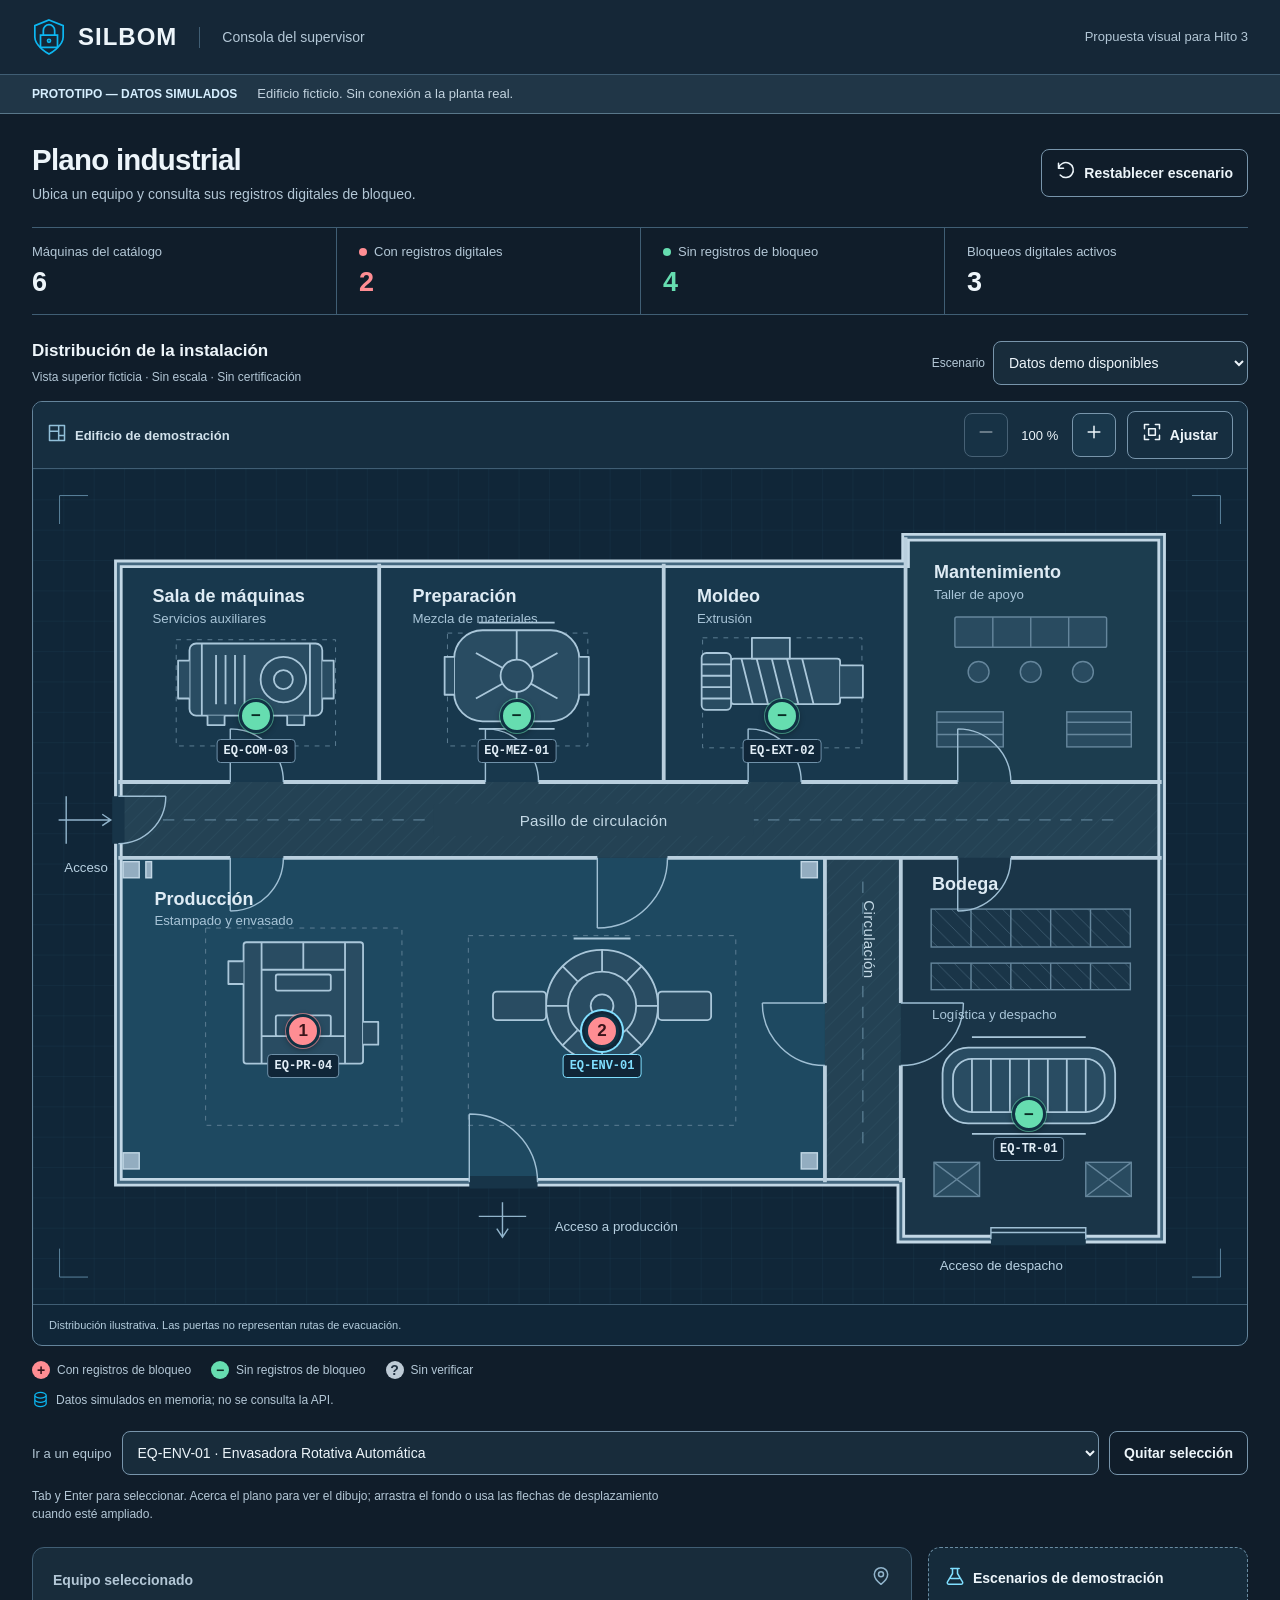
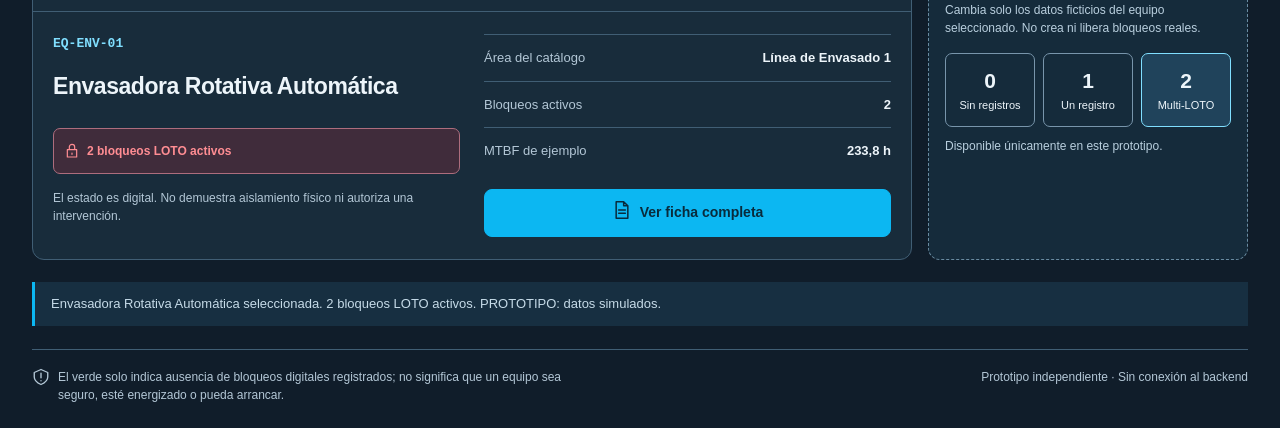
<file: docs/prototipos/plano-industrial-2d/SILBOM-plano-demo.html>
<!doctype html>
<!-- Archivo autónomo generado por exportar-demo.py. Editar las fuentes separadas. -->
<html lang="es">
<head>
  <meta charset="utf-8">
  <meta name="viewport" content="width=device-width, initial-scale=1, viewport-fit=cover">
  <meta name="theme-color" content="#152737">
  <meta name="color-scheme" content="dark">
  <meta http-equiv="Content-Security-Policy" content="default-src 'none'; script-src 'sha256-Q0vvaQ6vtOnUpsub6A+q4BGWgwhCAz8hRvJipWvqAWo='; style-src 'sha256-f6bblU+zlrMBQxNHGMDIZCBqt2UNTNHVSpYHdF7N2Fc='; img-src data:; connect-src 'none'; form-action 'none'; base-uri 'none'; object-src 'none'">
  <title>Plano industrial 2D · Prototipo SILBOM</title>
  <link rel="icon" href="data:image/svg+xml,%3Csvg xmlns='http://www.w3.org/2000/svg' viewBox='0 0 32 32'%3E%3Crect width='32' height='32' rx='5' fill='%23152737'/%3E%3Cpath d='M8 14h16v13H8zM12 14V9a4 4 0 018 0v5' fill='none' stroke='%230cb7f2' stroke-width='2'/%3E%3C/svg%3E">
  <style>
:root {
  color-scheme: dark;
  --bg: #101d2a; --surface: #182c3b; --raised: #203b4d; --canvas: #102638;
  --ink: #edf5fa; --muted: #b3c7d6; --border: #405e74; --control: #7895ab;
  --blue: #0cb7f2; --blue-light: #80dfff; --green: #66ddb0; --red: #ff8d93; --gray: #becbd6;
  --radius: 12px;
}
* { box-sizing: border-box; }
body { margin: 0; color: var(--ink); background: var(--bg); font: 16px/1.5 -apple-system, BlinkMacSystemFont, "Segoe UI", Roboto, Arial, sans-serif; }
h1,h2,h3,p { margin: 0; } h1,h2,h3 { text-wrap: balance; }
button, select { font: inherit; color: inherit; }
button, select, a { touch-action: manipulation; -webkit-tap-highlight-color: #0cb7f233; }
button { cursor: pointer; }
button:disabled { opacity: .5; cursor: not-allowed; }
[hidden] { display: none !important; }
:where(button, select, a, [tabindex]):focus-visible { outline: 3px solid var(--blue-light); outline-offset: 4px; }
:where(button, select, a, [tabindex]) { scroll-margin-block: 24px; }
a { color: var(--blue-light); }
.icon { width: 20px; height: 20px; fill: none; stroke: currentColor; stroke-width: 1.8; stroke-linecap: round; stroke-linejoin: round; flex: none; }
.skip-link { position: fixed; top: -90px; left: 18px; padding: 12px; z-index: 30; color: white; background: #163e57; border-radius: 8px; }
.skip-link:focus { top: 12px; }
.app-header { background: #152737; border-bottom: 1px solid var(--border); }
.header-inner { max-width: 1720px; padding: 18px 32px; margin: auto; display: flex; align-items: center; justify-content: space-between; gap: 20px; }
.brand { display: flex; align-items: center; gap: 12px; }
.brand > svg { width: 34px; height: 38px; stroke: var(--blue); stroke-width: 1.8; }
.brand strong { font-size: 24px; line-height: 1; letter-spacing: 1px; }
.brand > span { margin-left: 10px; padding-left: 22px; border-left: 1px solid var(--border); color: var(--muted); font-size: 14px; }
.header-context { font-size: 13px; color: var(--muted); }
.prototype-notice { background: #203647; border-bottom: 1px solid #59778a; }
.prototype-notice > div { max-width: 1720px; margin: auto; padding: 9px 32px; display: flex; align-items: center; flex-wrap: wrap; gap: 8px 20px; font-size: 13px; }
.prototype-notice strong { color: #d6efff; font-size: 12px; }
.prototype-notice span { color: #c2d3df; }
main { max-width: 1720px; margin: auto; padding: 28px 32px 24px; }
.page-heading { display: flex; align-items: center; justify-content: space-between; gap: 20px; margin-bottom: 22px; }
h1 { font-size: clamp(27px,2.3vw,34px); line-height: 1.2; letter-spacing: -.025em; }
.page-heading p { color: var(--muted); font-size: 14px; margin-top: 7px; }
.button, .icon-button { min-height: 44px; border: 1px solid var(--control); border-radius: 8px; background: transparent; display: inline-flex; align-items: center; justify-content: center; gap: 8px; padding: 10px 14px; color: var(--ink); font-size: 14px; font-weight: 600; transition: background-color 150ms, border-color 150ms; }
.button:hover:not(:disabled), .icon-button:hover:not(:disabled) { background: #2c495e; border-color: #b1c9da; }
.icon-button { width: 44px; height: 44px; padding: 0; flex: none; }
.button-primary { color: #092b3c; background: var(--blue); border-color: var(--blue); width: 100%; }
.button-primary:hover:not(:disabled) { color: #092b3c; background: #74dcff; border-color: #74dcff; }
select { min-height: 44px; border: 1px solid var(--control); border-radius: 8px; background: var(--surface); color: var(--ink); padding: 8px 30px 8px 11px; min-width: 0; max-width: 100%; font-size: 16px; }
.summary { display: grid; grid-template-columns: repeat(4,minmax(0,1fr)); border-top: 1px solid var(--border); border-bottom: 1px solid var(--border); margin-bottom: 25px; }
.summary > div { padding: 14px 22px; border-left: 1px solid var(--border); }
.summary > div:first-child { border-left: 0; padding-left: 0; }
.summary span { display: flex; align-items: center; gap: 7px; font-size: 13px; color: var(--muted); }
.summary strong { display: block; font-size: 27px; margin-top: 4px; line-height: 1.3; font-variant-numeric: tabular-nums; }
#stat-locked { color: var(--red); } #stat-free { color: var(--green); }
.dot { display: inline-block; width: 8px; height: 8px; border-radius: 50%; flex: none; }
.dot.locked { background: var(--red); }.dot.free { background: var(--green); }
.workbench { display: grid; grid-template-columns: minmax(0,1fr) 320px; gap: 24px; align-items: start; }
.plan-section, .side-column { min-width: 0; }
.plan-topline { display: flex; flex-wrap: wrap; align-items: center; justify-content: space-between; gap: 12px; margin-bottom: 15px; }
h2 { font-size: 17px; line-height: 1.35; }
.plan-topline p { font-size: 12px; color: var(--muted); margin-top: 5px; }
.scenario-control { display: flex; align-items: center; gap: 8px; flex-wrap: wrap; }
.scenario-control label { font-size: 12px; color: var(--muted); }
.scenario-control select { font-size: 14px; max-width: 260px; }
.drawing-shell { border: 1px solid #64849b; border-radius: 10px; background: var(--canvas); overflow: hidden; }
.drawing-toolbar { min-height: 62px; padding: 9px 14px; display: flex; align-items: center; justify-content: space-between; gap: 10px; border-bottom: 1px solid var(--border); background: #162e40; }
.drawing-label { display: flex; align-items: center; gap: 8px; font-size: 13px; color: #d1e1eb; font-weight: 550; }
.drawing-label .icon { color: #91bfd9; }
.zoom-controls { display: flex; align-items: center; gap: 5px; }
.zoom-controls .icon-button { width: 44px; background: #19374b; }
#zoom-level { font-size: 13px; text-align: center; min-width: 54px; font-variant-numeric: tabular-nums; }
.fit-button { margin-left: 6px; }
.plan-viewport { position: relative; aspect-ratio: 1280 / 880; overflow: hidden; isolation: isolate; background: var(--canvas); }
.plan-viewport[data-zoomed="true"] { cursor: grab; }
.plan-viewport.dragging { cursor: grabbing; user-select: none; }
.scene { position: absolute; inset: 0; transform-origin: top left; }
.blueprint-layer, .markers { position: absolute; inset: 0; }
.blueprint-layer { pointer-events: none; }
.blueprint { width: 100%; height: 100%; display: block; }
.markers { pointer-events: none; }
.machine-marker { position: absolute; transform: translate(-50%,-50%); width: 48px; height: 48px; border-radius: 50%; border: 0; padding: 0; display: grid; place-items: center; background: transparent; color: var(--green); pointer-events: auto; z-index: 2; }
.marker-disc { display: grid; place-items: center; width: 34px; height: 34px; border-radius: 50%; color: #092c24; background: var(--green); border: 3px solid #103244; box-shadow: 0 0 0 1px #66ddb088, 0 2px 6px #00000055; font-size: 17px; font-weight: 800; line-height: 1; transition: box-shadow 150ms; font-variant-numeric: tabular-nums; }
.machine-marker[data-state="locked"] { color: var(--red); }
.machine-marker[data-state="locked"] .marker-disc { color: #3b141a; background: var(--red); box-shadow: 0 0 0 1px #ff8d9399, 0 2px 6px #00000055; }
.machine-marker[data-state="unknown"] { color: var(--gray); }
.machine-marker[data-state="unknown"] .marker-disc { color: #203141; background: var(--gray); box-shadow: 0 0 0 1px #becbd688, 0 2px 6px #00000055; }
.machine-marker[aria-pressed="true"] .marker-disc { box-shadow: 0 0 0 3px #102638, 0 0 0 5px var(--blue-light); }
.machine-marker:hover .marker-disc { box-shadow: 0 0 0 3px #102638, 0 0 0 5px #d2e8f7; }
.machine-marker:focus-visible { outline-offset: 3px; z-index: 5; }
.marker-label { position: absolute; top: calc(100% - 1px); left: 50%; transform: translateX(-50%); background: #102638; border: 1px solid #6f91a9; border-radius: 4px; padding: 3px 6px; white-space: nowrap; color: #e2eef7; font: 600 12px/1.35 ui-monospace, SFMono-Regular, Consolas, monospace; pointer-events: none; }
.machine-marker[aria-pressed="true"] .marker-label { border-color: var(--blue-light); color: var(--blue-light); }
.machine-tooltip { position: absolute; z-index: 15; width: 276px; max-width: calc(100% - 20px); padding: 15px; background: #203b4d; border: 1px solid #9bbace; border-radius: 9px; box-shadow: 0 10px 24px #00000055; font-size: 13px; color: var(--ink); cursor: default; overflow: auto; }
.machine-tooltip strong { display: block; margin: 3px 0 7px; line-height: 1.4; overflow-wrap: anywhere; }
.machine-tooltip > p { color: #c4d8e6; overflow-wrap: anywhere; }
.machine-tooltip > .code { color: var(--blue-light); margin: 0; font-size: 12px; }
#tip-state { color: var(--ink); margin-top: 8px; }
.drawing-bottom { padding: 12px 16px; border-top: 1px solid var(--border); display: flex; align-items: center; justify-content: space-between; gap: 16px; }
.drawing-bottom > span { font-size: 11px; color: #b4cddd; max-width: 65ch; }
.pan-controls { display: flex; gap: 6px; flex: none; }
.pan-controls .icon-button { width: 44px; }
.legend { display: flex; flex-wrap: wrap; gap: 10px 20px; margin-top: 15px; }
.legend > span { display: flex; align-items: center; gap: 7px; color: var(--muted); font-size: 12px; }
.state-symbol { width: 18px; height: 18px; display: inline-grid; place-items: center; font-style: normal; border-radius: 50%; font-size: 14px; line-height: 1; font-weight: 800; }
.state-symbol.locked { color: #38141b; background: var(--red); }.state-symbol.free { color: #0d3026; background: var(--green); }.state-symbol.unknown { color: #203141; background: var(--gray); }
.availability { display: flex; gap: 7px; align-items: flex-start; color: var(--muted); font-size: 12px; margin-top: 12px; }
.availability .icon { color: var(--blue); width: 17px; height: 17px; }
.machine-nav { display: flex; align-items: center; gap: 10px; flex-wrap: wrap; margin-top: 18px; }
.machine-nav label { color: var(--muted); font-size: 13px; }
.machine-nav select { flex: 1; min-width: 180px; font-size: 14px; }
.map-help { font-size: 12px; color: var(--muted); max-width: 95ch; margin-top: 12px; }
.side-column { padding-top: 3px; display: grid; gap: 16px; }
.equipment-panel { background: var(--surface); border: 1px solid var(--border); border-radius: var(--radius); overflow: hidden; }
.section-heading { display: flex; align-items: center; justify-content: space-between; gap: 12px; border-bottom: 1px solid var(--border); padding: 18px 20px; }
.section-heading h2 { font-size: 14px; color: var(--muted); font-weight: 600; }.section-heading .icon { color: #91b4cb; }
.detail-body { padding: 22px 20px; }
.code { font: 650 13px/1.5 ui-monospace, SFMono-Regular, Consolas, monospace; color: var(--blue-light); margin-bottom: 8px; }
#detail-name { font-size: 23px; letter-spacing: -.02em; line-height: 1.25; overflow-wrap: anywhere; }
.state-pill { display: inline-flex; align-items: center; gap: 7px; color: var(--gray); background: #2b4051; border: 1px solid #7e94a5; border-radius: 7px; font-size: 12px; font-weight: 600; padding: 8px 10px; margin-top: 17px; max-width: 100%; }
.state-pill .icon { width: 16px; height: 16px; }
.state-pill[data-state="locked"] { color: var(--red); border-color: #ad6d7d; background: #402c3b; }
.state-pill[data-state="free"] { color: var(--green); border-color: #4c9d88; background: #193e39; }
dl { margin: 22px 0; }
dl > div { display: flex; gap: 18px; justify-content: space-between; align-items: flex-start; padding: 13px 0; border-top: 1px solid var(--border); font-size: 13px; }
dt { max-width: 48%; color: var(--muted); }dd { max-width: 58%; text-align: right; margin: 0; font-weight: 600; overflow-wrap: anywhere; font-variant-numeric: tabular-nums; }
.detail-help { color: var(--muted); font-size: 12px; margin: -5px 0 19px; line-height: 1.5; }
.demo-panel { border: 1px dashed #698ba1; border-radius: var(--radius); padding: 18px 16px; background: #152b3b; }
.demo-panel h2 { display: flex; gap: 8px; align-items: center; font-size: 14px; }.demo-panel .icon { color: var(--blue-light); }
.demo-panel > p { font-size: 12px; color: #b9cfde; margin-top: 10px; }
.demo-options { display: grid; grid-template-columns: repeat(3,minmax(0,1fr)); gap: 8px; margin-top: 16px; }
.demo-choice { min-height: 74px; border: 1px solid var(--control); border-radius: 7px; padding: 9px 5px; color: var(--ink); background: transparent; display: flex; flex-direction: column; align-items: center; justify-content: center; gap: 4px; }
.demo-choice:hover:not(:disabled) { background: #29485e; }
.demo-choice[aria-pressed="true"] { border-color: var(--blue-light); background: #20435b; }
.demo-choice strong { font-size: 21px; line-height: 1.2; }.demo-choice span { font-size: 11px; text-align: center; }
.empty-detail { padding: 30px 22px; text-align: center; }.empty-detail .icon { width: 40px; height: 40px; margin-bottom: 15px; color: var(--blue-light); }.empty-detail h3 { font-size: 18px; margin-bottom: 10px; }.empty-detail p { color: var(--muted); font-size: 14px; }
.feedback { border-left: 3px solid var(--blue); background: #172f41; padding: 12px 16px; margin-top: 22px; color: #c6dbe8; font-size: 13px; min-height: 44px; }
footer { display: flex; justify-content: space-between; align-items: flex-start; flex-wrap: wrap; gap: 14px; border-top: 1px solid var(--border); padding-top: 18px; margin-top: 23px; color: var(--muted); font-size: 12px; }
footer p { display: flex; gap: 8px; align-items: flex-start; max-width: 85ch; }footer .icon { width: 18px; height: 18px; }
dialog { border: 1px solid #89a9be; border-radius: 13px; padding: 0; background: var(--surface); color: var(--ink); width: min(570px,calc(100vw - 32px)); max-height: calc(100dvh - 32px); overflow: auto; overscroll-behavior: contain; box-shadow: 0 22px 55px #00000066; }
dialog::backdrop { background: #07131dcc; }
.sheet-heading { display: flex; align-items: flex-start; justify-content: space-between; gap: 16px; padding: 22px; border-bottom: 1px solid var(--border); }.sheet-heading p { color: var(--muted); font-size: 11px; margin-top: 5px; }
.sheet-body { padding: 24px; }.sheet-body h3 { font-size: 25px; line-height: 1.25; overflow-wrap: anywhere; }.sheet-notice { padding: 13px; border-left: 2px solid #83b7d6; background: #213f54; color: #d1e5f2; font-size: 13px; margin-bottom: 20px; }
@media (min-width: 1281px) { .side-column { position: sticky; top: 20px; } }
@media (max-width: 1280px) { .workbench { grid-template-columns: 1fr; }.side-column { padding: 0; grid-template-columns: minmax(0,1fr) 320px; align-items: start; }.detail-body { display: grid; grid-template-columns: minmax(0,1fr) minmax(0,1fr); gap: 0 24px; }.detail-body > .code,.detail-body > h3,.detail-body > .state-pill { grid-column: 1; }.detail-body > dl { grid-column: 2; grid-row: 1 / span 3; margin: 0; }.detail-help { grid-column: 1; margin: 15px 0 0; }.detail-body > .button { grid-column: 2; margin-top: 15px; }.demo-panel { height: 100%; } }
@media (max-width: 900px) { .header-inner, .prototype-notice > div { padding-left: 22px; padding-right: 22px; }main { padding: 24px 22px; }.side-column { grid-template-columns: 1fr; }.demo-options { grid-template-columns: repeat(3,minmax(0,1fr)); }.summary > div { padding: 14px 15px; }.header-context { display: none; }.demo-choice { min-height: 64px; }.demo-choice span { font-size: 12px; }.drawing-toolbar { padding: 8px 10px; } }
@media (max-width: 660px) { .header-inner { padding-top: max(16px,env(safe-area-inset-top)); }.brand > span { display: none; }.page-heading { flex-wrap: wrap; }.page-heading > .button { width: 100%; }.summary { grid-template-columns: repeat(2,minmax(0,1fr)); }.summary > div { padding: 12px; }.summary > div:first-child { padding-left: 12px; }.summary > div:nth-child(3) { border-left: 0; border-top: 1px solid var(--border); }.summary > div:nth-child(4) { border-top: 1px solid var(--border); }.summary span { align-items: flex-start; font-size: 12px; }.drawing-toolbar { flex-wrap: wrap; gap: 10px; }.drawing-label { font-size: 12px; }.zoom-controls { margin-left: auto; }.drawing-bottom { flex-direction: column; align-items: flex-start; }.machine-nav select { flex-basis: 100%; }.machine-nav .button { width: 100%; }.plan-viewport { min-height: 245px; }.marker-label { font-size: 10px; padding: 2px 3px; }.machine-marker { width: 44px; height: 44px; }.marker-disc { width: 30px; height: 30px; font-size: 15px; }.detail-body { display: block; }.detail-body dl { margin: 22px 0; }.detail-help { margin: 0 0 18px; }.plan-topline { gap: 15px; }.scenario-control { width: 100%; justify-content: space-between; }.scenario-control select { max-width: 100%; }.side-column { gap: 16px; }footer { padding-bottom: env(safe-area-inset-bottom); } }
@media (prefers-reduced-motion: reduce) { *, *::before, *::after { animation: none !important; transition: none !important; scroll-behavior: auto !important; } }
/* Capa arquitectónica; los únicos estados LOTO viven en los puntos y el panel. */
.drafting-corners { fill: none; stroke: #6088a3; stroke-width: 1; }
.room-surfaces [data-zone] { fill: #18384d; transition: fill 160ms; }
.room-surfaces [data-zone="produccion"] { fill: #153448; }
.room-surfaces [data-zone="mantenimiento"] { fill: #1c3d4f; }
.room-surfaces [data-zone="bodega"] { fill: #1a3548; }
.room-surfaces [data-zone].zone-selected { fill: #1e4961; }
.circulation-center { stroke: #6f95ab; stroke-width: 1; stroke-dasharray: 12 10; fill: none; }
.technical-fixtures { fill: #294b60; stroke: #65869c; stroke-width: 1.5; }
.technical-fixtures .service-outline { fill: none; stroke: #608096; stroke-width: 1; stroke-dasharray: 5 6; }
.machine-footprints { fill: #294c62; stroke: #aac7da; stroke-width: 1.9; stroke-linejoin: round; }
.structural-columns { fill: #93adc0; stroke: #c2d7e5; stroke-width: 1.5; }
.outer-wall { fill: none; stroke: #c3d8e6; stroke-width: 9; stroke-linejoin: miter; }
.wall-core { fill: none; stroke: #43677f; stroke-width: 3; }
.inner-walls { fill: none; stroke: #b9cfde; stroke-width: 4; }
.door-openings { fill: none; stroke: #173448; stroke-width: 13; }
.doors { fill: none; stroke: #9fbfd4; stroke-width: 1.5; }
.zone-text { fill: #deebf4; font-size: 19px; font-weight: 550; }
.zone-text .zone-subtitle { fill: #a9c5d8; font-size: 14px; font-weight: 400; }
.circulation-text rect { fill: #244254; }
.circulation-text text { fill: #c4d9e6; font-size: 16px; letter-spacing: .3px; }
.access-labels { fill: #b7d0e1; font-size: 14px; }
.access-labels path { fill: none; stroke: #91b4cb; stroke-width: 1.5; }
@media (max-width: 660px) { .plan-viewport { min-height: 0; }.machine-tooltip { max-height: calc(100% - 16px); overflow: auto; } }
.marker-disc.large-count { font-size: 11px; width: auto; min-width: 34px; padding: 0 6px; }

.startup-message { position: absolute; z-index: 20; inset: 16px; margin: auto; height: fit-content; max-height: calc(100% - 32px); overflow: auto; padding: 18px; border: 1px solid #7895ab; border-radius: 8px; background: #182c3b; color: #edf5fa; font-size: 14px; }

</style>
</head>
<body>
  <a class="skip-link" href="#main">Saltar al plano</a>
  <header class="app-header">
    <div class="header-inner">
      <div class="brand"><svg viewBox="0 0 36 40" fill="none" aria-hidden="true"><path d="M18 2 33 8v12c0 10-15 18-15 18S3 30 3 20V8L18 2Z"/><path d="M12 18v-5a6 6 0 0 1 12 0v5M9 18h18v13H9z"/><circle cx="18" cy="24" r="1.6"/></svg><strong translate="no">SILBOM</strong><span>Consola del supervisor</span></div>
      <span class="header-context">Propuesta visual para Hito 3</span>
    </div>
  </header>
  <div class="prototype-notice"><div><strong>PROTOTIPO — DATOS SIMULADOS</strong><span>Edificio ficticio. Sin conexión a la planta real.</span></div></div>
  <main id="main" tabindex="-1">
    <section class="page-heading" aria-labelledby="title"><div><h1 id="title">Plano industrial</h1><p>Ubica un equipo y consulta sus registros digitales de bloqueo.</p></div><button id="reset-demo" class="button" type="button"><span data-icon="reset"></span>Restablecer escenario</button></section>
    <section class="summary" aria-label="Resumen calculado de datos simulados">
      <div><span>Máquinas del catálogo</span><strong id="stat-total">—</strong></div>
      <div><span><i class="dot locked" aria-hidden="true"></i>Con registros digitales</span><strong id="stat-locked">—</strong></div>
      <div><span><i class="dot free" aria-hidden="true"></i>Sin registros de bloqueo</span><strong id="stat-free">—</strong></div>
      <div><span>Bloqueos digitales activos</span><strong id="stat-locks">—</strong></div>
    </section>
    <div class="workbench">
      <section class="plan-section" aria-labelledby="plan-heading">
        <div class="plan-topline"><div><h2 id="plan-heading">Distribución de la instalación</h2><p>Vista superior ficticia · Sin escala · Sin certificación</p></div><div class="scenario-control"><label for="scenario">Escenario</label><select id="scenario" name="scenario"><option value="available">Datos demo disponibles</option><option value="offline">Servidor desconectado (demo)</option><option value="stale">Información desactualizada</option></select></div></div>
        <div class="drawing-shell">
          <div class="drawing-toolbar"><span class="drawing-label"><span data-icon="plan"></span>Edificio de demostración</span><div class="zoom-controls" role="group" aria-label="Ampliación del plano"><button id="zoom-out" class="icon-button" type="button" aria-label="Alejar plano"><span data-icon="minus"></span></button><output id="zoom-level" aria-live="polite" aria-label="Nivel de ampliación">100 %</output><button id="zoom-in" class="icon-button" type="button" aria-label="Acercar plano"><span data-icon="plus"></span></button><button id="fit-plan" class="button fit-button" type="button"><span data-icon="fit"></span>Ajustar</button></div></div>
          <div id="plan-viewport" class="plan-viewport" aria-label="Plano esquemático. Selecciona uno de los seis puntos de maquinaria.">
            <p id="startup-message" class="startup-message" role="status">Las interacciones todavía no se han cargado. Descarga este HTML y ábrelo en Chrome, Firefox o Safari con JavaScript habilitado. La vista previa de un archivo puede mostrar solo el dibujo.</p>
            <div id="scene" class="scene"><div id="blueprint-layer" class="blueprint-layer">
<svg class="blueprint" viewBox="0 0 1280 880" xmlns="http://www.w3.org/2000/svg" role="img" aria-labelledby="blueprint-title blueprint-description">
  <title id="blueprint-title">Plano industrial ficticio en vista superior</title>
  <desc id="blueprint-description">Salas de maquinaria, preparación y moldeo al norte del pasillo; mantenimiento al costado derecho. Producción ocupa la nave inferior, junto a bodega y despacho. Puertas y posiciones son ilustrativas, sin escala ni certificación.</desc>
  <defs>
    <pattern id="technical-grid" width="32" height="32" patternUnits="userSpaceOnUse"><path d="M32 0H0V32" fill="none" stroke="#2b5873" stroke-width=".7" opacity=".35"/></pattern>
    <pattern id="circulation-hatch" width="12" height="12" patternUnits="userSpaceOnUse" patternTransform="rotate(45)"><path d="M0 0V12" fill="none" stroke="#5a88a2" stroke-width="1" opacity=".2"/></pattern>
    <pattern id="rack-hatch" width="18" height="18" patternUnits="userSpaceOnUse"><path d="M0 0L18 18" stroke="#7497ad" stroke-width="1" opacity=".35"/></pattern>
    <g id="workbench"><rect width="160" height="32" rx="2"/><path d="M40 0v32m40-32v32m40-32v32"/><circle cx="25" cy="58" r="11"/><circle cx="80" cy="58" r="11"/><circle cx="135" cy="58" r="11"/></g>
    <g id="compressor-plan"><rect x="-70" y="-38" width="140" height="76" rx="7"/><path d="M-57-38v76m114-76v76m-99-64v52m10-52v52m10-52v52m10-52v52"/><circle cx="29" cy="0" r="24"/><circle cx="29" cy="0" r="10"/><path d="M-70-20h-12v40h12m140-40h12v40H70M-51 38v10h18V38m66 0v10h18V38"/></g>
    <g id="mixer-plan"><rect x="-66" y="-48" width="132" height="96" rx="30"/><path d="M0-48v96m-43-72 86 48m-86 0 86-48"/><circle r="17"/><path d="M-66-20h-10v40h10m132-40h10v40H66M-40-56h80m-80 112h80"/></g>
    <g id="extruder-plan"><rect x="-54" y="-24" width="115" height="48" rx="3"/><rect x="-85" y="-30" width="31" height="60" rx="5"/><path d="M-85-18h31m-31 12h31m-31 12h31m-31 12h31m11-42 12 48m4-48 12 48m4-48 12 48m4-48 12 48m4-48 12 48M-32-46h40v22h-40zM61-17h24v34H61"/></g>
    <g id="press-plan"><rect x="-63" y="-64" width="126" height="128" rx="3"/><path d="M-44-64V64m88-128V64m-88-99h88m-88 70h88M0-64v29"/><rect x="-29" y="-30" width="58" height="17" rx="2"/><rect x="-29" y="13" width="58" height="22" rx="2"/><path d="M-63-44h-16v24h16m126 40h16v24H63"/></g>
    <g id="filler-plan"><circle r="59"/><circle r="36"/><circle r="12"/><path d="M0-59v23m59 36H36M0 59V36m-59-36h23m-6-42 16 16m68-16L26-26m16 68L26 26m-68 16 16-16"/><rect x="-115" y="-15" width="56" height="30" rx="4"/><rect x="59" y="-15" width="56" height="30" rx="4"/><path d="M-30-71h60m-60 142h60"/></g>
    <g id="conveyor-plan"><rect x="-91" y="-40" width="182" height="80" rx="27"/><rect x="-80" y="-28" width="160" height="56" rx="20"/><path d="M-60-28v56m20-56v56m20-56v56m20-56v56m20-56v56m20-56v56m20-56v56M-60-51H60m-120 102H60"/></g>
  </defs>
  <rect width="1280" height="880" fill="url(#technical-grid)"/>
  <g class="drafting-corners"><path d="M28 58V28h30m1164 0h30v30M28 822v30h30m1164 0h30v-30"/></g>
  <g class="room-surfaces">
    <path d="M90 100H920V72h270v740H915v-60H90Z" fill="#173448"/>
    <path id="zone-sala-maquinas" data-zone="sala-maquinas" d="M90 100h275v230H90Z"/>
    <path id="zone-preparacion" data-zone="preparacion" d="M365 100h300v230H365Z"/>
    <path id="zone-moldeo" data-zone="moldeo" d="M665 100h255v230H665Z"/>
    <path id="zone-mantenimiento" data-zone="mantenimiento" d="M920 72h270v258H920Z"/>
    <path id="zone-produccion" data-zone="produccion" d="M90 410h745v342H90Z"/>
    <path id="zone-bodega" data-zone="bodega" d="M915 410h275v402H915Z"/>
  </g>
  <g class="circulation">
    <path d="M90 330h1100v80H90Zm745 80h80v342h-80Z" fill="#244254"/>
    <path d="M90 330h1100v80H90Zm745 80h80v342h-80Z" fill="url(#circulation-hatch)"/>
    <path class="circulation-center" d="M137 370h1005M875 435v280"/>
  </g>
  <g class="technical-fixtures">
    <use href="#workbench" x="972" y="156"/>
    <rect x="953" y="256" width="70" height="37"/><path d="M953 267h70m-70 13h70"/>
    <rect x="1090" y="256" width="68" height="37"/><path d="M1090 267h68m-68 13h68"/>
    <rect x="947" y="464" width="210" height="40" fill="url(#rack-hatch)"/><path d="M989 464v40m42-40v40m42-40v40m42-40v40"/>
    <rect x="947" y="521" width="210" height="28" fill="url(#rack-hatch)"/><path d="M989 521v28m42-28v28m42-28v28m42-28v28"/>
    <rect x="950" y="731" width="48" height="36"/><path d="m950 731 48 36m-48 0 48-36"/>
    <rect x="1110" y="731" width="48" height="36"/><path d="m1110 731 48 36m-48 0 48-36"/>
    <path class="service-outline" d="M151 180h168v112H151Zm286-7h148v119H437Zm269 5h168v116H706Z"/>
    <path class="service-outline" d="M182 484h207v208H182Zm277 8h282v200H459Z"/>
  </g>
  <g class="machine-footprints" aria-hidden="true">
    <use href="#compressor-plan" x="235" y="222"/>
    <use href="#mixer-plan" x="510" y="218"/>
    <use href="#extruder-plan" x="790" y="224"/>
    <use href="#press-plan" x="285" y="563"/>
    <use href="#filler-plan" x="600" y="566"/>
    <use href="#conveyor-plan" x="1050" y="650"/>
  </g>
  <g class="structural-columns"><rect x="95" y="414" width="17" height="17"/><rect x="810" y="414" width="17" height="17"/><rect x="95" y="721" width="17" height="17"/><rect x="810" y="721" width="17" height="17"/><rect x="119" y="414" width="6" height="17"/></g>
  <path class="outer-wall" d="M90 100H920V72h270v740H915v-60H90Z"/>
  <path class="wall-core" d="M90 100H920V72h270v740H915v-60H90Z"/>
  <g class="inner-walls"><path d="M365 100v230m300-230v230M920 72v258M90 330h118m56 0h213m56 0h221m56 0h165m56 0h159M90 410h118m56 0h331m74 0h306m56 0h159M835 410v153m0 66v123m80-342v153m0 66v123"/></g>
  <g class="door-openings"><path d="M90 345v50m370 357h72m478 60h100"/></g>
  <g class="doors">
    <path d="M208 330v-56m56 56a56 56 0 0 0-56-56M477 330v-56m56 56a56 56 0 0 0-56-56M754 330v-56m56 56a56 56 0 0 0-56-56M975 330v-56m56 56a56 56 0 0 0-56-56"/>
    <path d="M208 410v56m56-56a56 56 0 0 1-56 56M595 410v74m74-74a74 74 0 0 1-74 74M975 410v56m56-56a56 56 0 0 1-56 56M835 563h-66m66 66a66 66 0 0 1-66-66M915 563h66m-66 66a66 66 0 0 0 66-66"/>
    <path d="M90 345h50m-50 50a50 50 0 0 0 50-50M460 752v-72m72 72a72 72 0 0 0-72-72M1010 812v-12h100v12m-100-7h100"/>
  </g>
  <g class="zone-text">
    <text x="126" y="140">Sala de máquinas</text><text class="zone-subtitle" x="126" y="162">Servicios auxiliares</text>
    <text x="400" y="140">Preparación</text><text class="zone-subtitle" x="400" y="162">Mezcla de materiales</text>
    <text x="700" y="140">Moldeo</text><text class="zone-subtitle" x="700" y="162">Extrusión</text>
    <text x="950" y="115">Mantenimiento</text><text class="zone-subtitle" x="950" y="137">Taller de apoyo</text>
    <text x="128" y="460">Producción</text><text class="zone-subtitle" x="128" y="481">Estampado y envasado</text>
    <text x="948" y="444">Bodega</text><text class="zone-subtitle" x="948" y="580">Logística y despacho</text>
  </g>
  <g class="circulation-text"><rect x="422" y="353" width="338" height="34" rx="3"/><text x="591" y="376" text-anchor="middle">Pasillo de circulación</text><text x="876" y="496" text-anchor="middle" transform="rotate(90 876 496)">Circulación</text></g>
  <g class="access-labels"><path d="M35 345v50m-8-25h55m-9-6 9 6-9 6"/><text x="33" y="425">Acceso</text><path d="M470 788h50m-25-15v37m-6-9 6 9 6-9"/><text x="550" y="803">Acceso a producción</text><text x="956" y="845">Acceso de despacho</text></g>
</svg></div><div id="markers" class="markers" role="group" aria-label="Máquinas del plano"></div></div>
            <div id="machine-tooltip" class="machine-tooltip" role="tooltip" hidden><p id="tip-code" class="code" translate="no"></p><strong id="tip-name"></strong><p id="tip-area"></p><p id="tip-state"></p><p id="tip-count"></p></div>
          </div>
          <div class="drawing-bottom"><span>Distribución ilustrativa. Las puertas no representan rutas de evacuación.</span><div class="pan-controls" id="pan-controls" role="group" aria-label="Desplazar el plano ampliado" hidden><button class="icon-button" type="button" data-pan="left" aria-label="Ver hacia la izquierda"><span data-icon="left"></span></button><button class="icon-button" type="button" data-pan="up" aria-label="Ver hacia arriba"><span data-icon="up"></span></button><button class="icon-button" type="button" data-pan="down" aria-label="Ver hacia abajo"><span data-icon="down"></span></button><button class="icon-button" type="button" data-pan="right" aria-label="Ver hacia la derecha"><span data-icon="right"></span></button></div></div>
        </div>
        <div class="legend" aria-label="Leyenda de estados digitales"><span><i class="state-symbol locked" aria-hidden="true">+</i>Con registros de bloqueo</span><span><i class="state-symbol free" aria-hidden="true">−</i>Sin registros de bloqueo</span><span><i class="state-symbol unknown" aria-hidden="true">?</i>Sin verificar</span></div>
        <p id="availability" class="availability"><span data-icon="database"></span><span id="availability-text">Datos simulados en memoria; no se consulta la API.</span></p>
        <div class="machine-nav"><label for="machine-picker">Ir a un equipo</label><select id="machine-picker" name="machine-picker"></select><button id="clear-selection" class="button" type="button">Quitar selección</button></div>
        <p class="map-help">Tab y Enter para seleccionar. Acerca el plano para ver el dibujo; arrastra el fondo o usa las flechas de desplazamiento cuando esté ampliado.</p>
      </section>
      <aside class="side-column" aria-label="Información del equipo y escenarios de demostración">
        <section class="equipment-panel" aria-labelledby="detail-heading"><div class="section-heading"><h2 id="detail-heading">Equipo seleccionado</h2><span data-icon="location"></span></div>
          <div id="empty-detail" class="empty-detail" hidden><span data-icon="plan"></span><h3>Explora la instalación</h3><p>Selecciona un punto del plano o un equipo de la lista para consultar sus datos simulados.</p></div>
          <div id="detail-body" class="detail-body"><p id="detail-code" class="code" translate="no"></p><h3 id="detail-name"></h3><div id="detail-state" class="state-pill"></div><dl><div><dt>Área del catálogo</dt><dd id="detail-area"></dd></div><div><dt>Bloqueos activos</dt><dd id="detail-count"></dd></div><div><dt>MTBF de ejemplo</dt><dd id="detail-mtbf"></dd></div></dl><p class="detail-help">El estado es digital. No demuestra aislamiento físico ni autoriza una intervención.</p><button id="open-sheet" class="button button-primary" type="button"><span data-icon="file"></span>Ver ficha completa</button></div>
        </section>
        <section class="demo-panel" aria-labelledby="demo-heading"><h2 id="demo-heading"><span data-icon="simulation"></span>Escenarios de demostración</h2><p>Cambia solo los datos ficticios del equipo seleccionado. No crea ni libera bloqueos reales.</p><div class="demo-options" role="group" aria-label="Número simulado de bloqueos del equipo seleccionado"><button type="button" class="demo-choice" data-demo-count="0"><strong>0</strong><span>Sin registros</span></button><button type="button" class="demo-choice" data-demo-count="1"><strong>1</strong><span>Un registro</span></button><button type="button" class="demo-choice" data-demo-count="2"><strong>2</strong><span>Multi-LOTO</span></button></div><p id="demo-help" class="demo-help">Disponible únicamente en este prototipo.</p></section>
      </aside>
    </div>
    <p id="feedback" class="feedback" role="status" aria-live="polite" aria-atomic="true">Cargando demostración…</p>
    <footer><p><span data-icon="shield"></span>El verde solo indica ausencia de bloqueos digitales registrados; no significa que un equipo sea seguro, esté energizado o pueda arrancar.</p><span>Prototipo independiente · Sin conexión al backend</span></footer>
    <noscript><p>Activa JavaScript para seleccionar los equipos y probar los escenarios locales. No necesitas iniciar el backend.</p></noscript>
  </main>
  <dialog id="sheet" aria-labelledby="sheet-heading" aria-describedby="sheet-description"><div class="sheet-heading"><div><h2 id="sheet-heading">Ficha de equipo</h2><p id="sheet-description">PROTOTIPO — DATOS SIMULADOS</p></div><button id="close-sheet" class="icon-button" type="button" aria-label="Cerrar ficha"><span data-icon="close"></span></button></div><div class="sheet-body"><p id="sheet-code" class="code" translate="no"></p><h3 id="sheet-name"></h3><div id="sheet-state" class="state-pill"></div><dl><div><dt>Área del catálogo</dt><dd id="sheet-area"></dd></div><div><dt>Bloqueos digitales activos</dt><dd id="sheet-count"></dd></div><div><dt>MTBF de ejemplo</dt><dd id="sheet-mtbf"></dd></div></dl><p class="sheet-notice">Esta ficha no proviene de PostgreSQL. Consultarla o seleccionar un punto no ejecuta operaciones LOTO. El MTBF ilustrativo no predice la próxima falla.</p><button id="back-to-plan" class="button" type="button">Volver al plano</button></div></dialog>
  <script>
// datos-demo.js
/* Catálogo contrastado con DataInitializer. Coordenadas, estados y MTBF ficticios.
 * Script clásico para funcionar también con apertura directa file://, sin imports/fetch. */
(() => {
  'use strict';
  const positions = [
    { id: 'EQ-COM-03', x: 235, y: 260, zone: 'sala-maquinas', nombre: 'Compresor de Tornillo', area: 'Sala de Máquinas', mtbf: 718.5, count: 0 },
    { id: 'EQ-MEZ-01', x: 510, y: 260, zone: 'preparacion', nombre: 'Mezclador Industrial de Cinta', area: 'Área de Preparación', mtbf: 715, count: 0 },
    { id: 'EQ-EXT-02', x: 790, y: 260, zone: 'moldeo', nombre: 'Extrusora de Polímeros', area: 'Área de Moldeo', mtbf: 171.3, count: 0 },
    { id: 'EQ-PR-04', x: 285, y: 592, zone: 'produccion', nombre: 'Prensa Hidráulica 200T', area: 'Área de Estampado', mtbf: 356, count: 1 },
    { id: 'EQ-ENV-01', x: 600, y: 592, zone: 'produccion', nombre: 'Envasadora Rotativa Automática', area: 'Línea de Envasado 1', mtbf: 233.8, count: 2 },
    { id: 'EQ-TR-01', x: 1050, y: 680, zone: 'bodega', nombre: 'Cinta Transportadora Principal', area: 'Logística y Despacho', mtbf: null, count: 0 }
  ].map(item => Object.freeze(item));
  window.SilbomPlanData = Object.freeze({
    width: 1280, height: 880,
    positions: Object.freeze(positions),
    initialMachines: () => positions.map(({id, nombre, area, mtbf, count}) =>
      ({id, nombre, area, mtbf, bloqueada: count > 0, bloqueosActivos: count}))
  });
})();

// plano.js
/* Dibujo arquitectónico ilustrativo. Coordenadas gráficas, nunca metros.
 * Sin rutas, dimensiones, salidas ni certificaciones de seguridad reales. */
(() => {
  'use strict';
  window.SilbomBlueprint = Object.freeze({markup: `
<svg class="blueprint" viewBox="0 0 1280 880" xmlns="http://www.w3.org/2000/svg" role="img" aria-labelledby="blueprint-title blueprint-description">
  <title id="blueprint-title">Plano industrial ficticio en vista superior</title>
  <desc id="blueprint-description">Salas de maquinaria, preparación y moldeo al norte del pasillo; mantenimiento al costado derecho. Producción ocupa la nave inferior, junto a bodega y despacho. Puertas y posiciones son ilustrativas, sin escala ni certificación.</desc>
  <defs>
    <pattern id="technical-grid" width="32" height="32" patternUnits="userSpaceOnUse"><path d="M32 0H0V32" fill="none" stroke="#2b5873" stroke-width=".7" opacity=".35"/></pattern>
    <pattern id="circulation-hatch" width="12" height="12" patternUnits="userSpaceOnUse" patternTransform="rotate(45)"><path d="M0 0V12" fill="none" stroke="#5a88a2" stroke-width="1" opacity=".2"/></pattern>
    <pattern id="rack-hatch" width="18" height="18" patternUnits="userSpaceOnUse"><path d="M0 0L18 18" stroke="#7497ad" stroke-width="1" opacity=".35"/></pattern>
    <g id="workbench"><rect width="160" height="32" rx="2"/><path d="M40 0v32m40-32v32m40-32v32"/><circle cx="25" cy="58" r="11"/><circle cx="80" cy="58" r="11"/><circle cx="135" cy="58" r="11"/></g>
    <g id="compressor-plan"><rect x="-70" y="-38" width="140" height="76" rx="7"/><path d="M-57-38v76m114-76v76m-99-64v52m10-52v52m10-52v52m10-52v52"/><circle cx="29" cy="0" r="24"/><circle cx="29" cy="0" r="10"/><path d="M-70-20h-12v40h12m140-40h12v40H70M-51 38v10h18V38m66 0v10h18V38"/></g>
    <g id="mixer-plan"><rect x="-66" y="-48" width="132" height="96" rx="30"/><path d="M0-48v96m-43-72 86 48m-86 0 86-48"/><circle r="17"/><path d="M-66-20h-10v40h10m132-40h10v40H66M-40-56h80m-80 112h80"/></g>
    <g id="extruder-plan"><rect x="-54" y="-24" width="115" height="48" rx="3"/><rect x="-85" y="-30" width="31" height="60" rx="5"/><path d="M-85-18h31m-31 12h31m-31 12h31m-31 12h31m11-42 12 48m4-48 12 48m4-48 12 48m4-48 12 48m4-48 12 48M-32-46h40v22h-40zM61-17h24v34H61"/></g>
    <g id="press-plan"><rect x="-63" y="-64" width="126" height="128" rx="3"/><path d="M-44-64V64m88-128V64m-88-99h88m-88 70h88M0-64v29"/><rect x="-29" y="-30" width="58" height="17" rx="2"/><rect x="-29" y="13" width="58" height="22" rx="2"/><path d="M-63-44h-16v24h16m126 40h16v24H63"/></g>
    <g id="filler-plan"><circle r="59"/><circle r="36"/><circle r="12"/><path d="M0-59v23m59 36H36M0 59V36m-59-36h23m-6-42 16 16m68-16L26-26m16 68L26 26m-68 16 16-16"/><rect x="-115" y="-15" width="56" height="30" rx="4"/><rect x="59" y="-15" width="56" height="30" rx="4"/><path d="M-30-71h60m-60 142h60"/></g>
    <g id="conveyor-plan"><rect x="-91" y="-40" width="182" height="80" rx="27"/><rect x="-80" y="-28" width="160" height="56" rx="20"/><path d="M-60-28v56m20-56v56m20-56v56m20-56v56m20-56v56m20-56v56m20-56v56M-60-51H60m-120 102H60"/></g>
  </defs>
  <rect width="1280" height="880" fill="url(#technical-grid)"/>
  <g class="drafting-corners"><path d="M28 58V28h30m1164 0h30v30M28 822v30h30m1164 0h30v-30"/></g>
  <g class="room-surfaces">
    <path d="M90 100H920V72h270v740H915v-60H90Z" fill="#173448"/>
    <path id="zone-sala-maquinas" data-zone="sala-maquinas" d="M90 100h275v230H90Z"/>
    <path id="zone-preparacion" data-zone="preparacion" d="M365 100h300v230H365Z"/>
    <path id="zone-moldeo" data-zone="moldeo" d="M665 100h255v230H665Z"/>
    <path id="zone-mantenimiento" data-zone="mantenimiento" d="M920 72h270v258H920Z"/>
    <path id="zone-produccion" data-zone="produccion" d="M90 410h745v342H90Z"/>
    <path id="zone-bodega" data-zone="bodega" d="M915 410h275v402H915Z"/>
  </g>
  <g class="circulation">
    <path d="M90 330h1100v80H90Zm745 80h80v342h-80Z" fill="#244254"/>
    <path d="M90 330h1100v80H90Zm745 80h80v342h-80Z" fill="url(#circulation-hatch)"/>
    <path class="circulation-center" d="M137 370h1005M875 435v280"/>
  </g>
  <g class="technical-fixtures">
    <use href="#workbench" x="972" y="156"/>
    <rect x="953" y="256" width="70" height="37"/><path d="M953 267h70m-70 13h70"/>
    <rect x="1090" y="256" width="68" height="37"/><path d="M1090 267h68m-68 13h68"/>
    <rect x="947" y="464" width="210" height="40" fill="url(#rack-hatch)"/><path d="M989 464v40m42-40v40m42-40v40m42-40v40"/>
    <rect x="947" y="521" width="210" height="28" fill="url(#rack-hatch)"/><path d="M989 521v28m42-28v28m42-28v28m42-28v28"/>
    <rect x="950" y="731" width="48" height="36"/><path d="m950 731 48 36m-48 0 48-36"/>
    <rect x="1110" y="731" width="48" height="36"/><path d="m1110 731 48 36m-48 0 48-36"/>
    <path class="service-outline" d="M151 180h168v112H151Zm286-7h148v119H437Zm269 5h168v116H706Z"/>
    <path class="service-outline" d="M182 484h207v208H182Zm277 8h282v200H459Z"/>
  </g>
  <g class="machine-footprints" aria-hidden="true">
    <use href="#compressor-plan" x="235" y="222"/>
    <use href="#mixer-plan" x="510" y="218"/>
    <use href="#extruder-plan" x="790" y="224"/>
    <use href="#press-plan" x="285" y="563"/>
    <use href="#filler-plan" x="600" y="566"/>
    <use href="#conveyor-plan" x="1050" y="650"/>
  </g>
  <g class="structural-columns"><rect x="95" y="414" width="17" height="17"/><rect x="810" y="414" width="17" height="17"/><rect x="95" y="721" width="17" height="17"/><rect x="810" y="721" width="17" height="17"/><rect x="119" y="414" width="6" height="17"/></g>
  <path class="outer-wall" d="M90 100H920V72h270v740H915v-60H90Z"/>
  <path class="wall-core" d="M90 100H920V72h270v740H915v-60H90Z"/>
  <g class="inner-walls"><path d="M365 100v230m300-230v230M920 72v258M90 330h118m56 0h213m56 0h221m56 0h165m56 0h159M90 410h118m56 0h331m74 0h306m56 0h159M835 410v153m0 66v123m80-342v153m0 66v123"/></g>
  <g class="door-openings"><path d="M90 345v50m370 357h72m478 60h100"/></g>
  <g class="doors">
    <path d="M208 330v-56m56 56a56 56 0 0 0-56-56M477 330v-56m56 56a56 56 0 0 0-56-56M754 330v-56m56 56a56 56 0 0 0-56-56M975 330v-56m56 56a56 56 0 0 0-56-56"/>
    <path d="M208 410v56m56-56a56 56 0 0 1-56 56M595 410v74m74-74a74 74 0 0 1-74 74M975 410v56m56-56a56 56 0 0 1-56 56M835 563h-66m66 66a66 66 0 0 1-66-66M915 563h66m-66 66a66 66 0 0 0 66-66"/>
    <path d="M90 345h50m-50 50a50 50 0 0 0 50-50M460 752v-72m72 72a72 72 0 0 0-72-72M1010 812v-12h100v12m-100-7h100"/>
  </g>
  <g class="zone-text">
    <text x="126" y="140">Sala de máquinas</text><text class="zone-subtitle" x="126" y="162">Servicios auxiliares</text>
    <text x="400" y="140">Preparación</text><text class="zone-subtitle" x="400" y="162">Mezcla de materiales</text>
    <text x="700" y="140">Moldeo</text><text class="zone-subtitle" x="700" y="162">Extrusión</text>
    <text x="950" y="115">Mantenimiento</text><text class="zone-subtitle" x="950" y="137">Taller de apoyo</text>
    <text x="128" y="460">Producción</text><text class="zone-subtitle" x="128" y="481">Estampado y envasado</text>
    <text x="948" y="444">Bodega</text><text class="zone-subtitle" x="948" y="580">Logística y despacho</text>
  </g>
  <g class="circulation-text"><rect x="422" y="353" width="338" height="34" rx="3"/><text x="591" y="376" text-anchor="middle">Pasillo de circulación</text><text x="876" y="496" text-anchor="middle" transform="rotate(90 876 496)">Circulación</text></g>
  <g class="access-labels"><path d="M35 345v50m-8-25h55m-9-6 9 6-9 6"/><text x="33" y="425">Acceso</text><path d="M470 788h50m-25-15v37m-6-9 6 9 6-9"/><text x="550" y="803">Acceso a producción</text><text x="956" y="845">Acceso de despacho</text></g>
</svg>`});
})();

// script.js
/* Visualización local. No tiene transporte HTTP, credenciales ni operaciones LOTO. */
(() => {
  'use strict';
  const $ = id => document.getElementById(id);
  const config = window.SilbomPlanData;
  const positions = config.positions;
  const format = new Intl.NumberFormat('es-CL', {maximumFractionDigits: 1});
  const nodes = new Map();
  const ICONS = {
    reset:'M3 10a9 9 0 1 1 2 8M3 4v6h6', plan:'M3 3h18v18H3zM3 10h11V3m0 7v11m0-6h7',
    plus:'M12 5v14M5 12h14', minus:'M5 12h14', fit:'M8 3H3v5m13-5h5v5M3 16v5h5m13-5v5h-5M8 8h8v8H8z',
    left:'m14 6-6 6 6 6', right:'m10 6 6 6-6 6', up:'m6 14 6-6 6 6', down:'m6 10 6 6 6-6',
    database:'M20 6c0 2-4 4-8 4S4 8 4 6s4-4 8-4 8 2 8 4Zm0 0v12c0 2-4 4-8 4s-8-2-8-4V6m0 6c0 2 4 4 8 4s8-2 8-4',
    location:'M20 10c0 6-8 12-8 12S4 16 4 10a8 8 0 1 1 16 0Zm-8-3a3 3 0 1 0 0 6 3 3 0 0 0 0-6',
    file:'M14 2H5v20h14V7l-5-5Zm0 0v5h5M8 12h8m-8 4h8',
    simulation:'M7 3h10M9 3v6L3 19a2 2 0 0 0 2 3h14a2 2 0 0 0 2-3L15 9V3M7 15h10',
    shield:'m12 2 9 4v6c0 6-9 10-9 10S3 18 3 12V6l9-4Zm0 5v6m0 4h.01',
    close:'m6 6 12 12M6 18 18 6', lock:'M5 10h14v11H5zM8 10V6a4 4 0 0 1 8 0v4m-4 5v2',
    free:'M9 12h6M22 12a10 10 0 1 1-20 0 10 10 0 0 1 20 0',
    unknown:'M9.5 8a2.5 2.5 0 0 1 5 .5c0 2-2.5 2-2.5 4m0 4h.01M22 12a10 10 0 1 1-20 0 10 10 0 0 1 20 0'
  };
  function icon(name) {
    const svg = document.createElementNS('http://www.w3.org/2000/svg','svg');
    svg.setAttribute('viewBox','0 0 24 24'); svg.setAttribute('class','icon');
    svg.setAttribute('aria-hidden','true'); svg.setAttribute('focusable','false');
    const path = document.createElementNS(svg.namespaceURI,'path'); path.setAttribute('d',ICONS[name]); svg.append(path); return svg;
  }
  document.querySelectorAll('[data-icon]').forEach(node => node.replaceChildren(icon(node.dataset.icon)));
  // Solo dibujo propio estático: ningún dato del catálogo se interpola en markup.
  $('blueprint-layer').innerHTML = window.SilbomBlueprint.markup;
  let rows = [], view = [], selected = 'EQ-ENV-01', scenario = 'available', sourceVerified = true;
  let tooltipId = null, sheetTrigger = null, drag = null;
  const camera = {zoom:1, x:0, y:0};
  const clamp = (value,min,max) => Math.min(max,Math.max(min,value));
  const current = () => view.find(item => item.id === selected);
  const announce = message => { $('feedback').textContent = message; };
  function state(item) { return !item.verified ? 'unknown' : item.bloqueosActivos > 0 ? 'locked' : 'free'; }
  function stateText(item) {
    if (!item.verified) return scenario === 'stale' ? 'Información desactualizada' : 'Estado sin verificar';
    const n = item.bloqueosActivos;
    return n === 0 ? 'Sin bloqueos digitales' : `${format.format(n)} bloqueo${n === 1 ? '' : 's'} LOTO activo${n === 1 ? '' : 's'}`;
  }
  function countText(item) { return item.verified ? format.format(item.bloqueosActivos) : 'Sin verificar'; }
  function mtbfText(item) { return !item.verified ? 'Sin verificar' : item.mtbf === null ? 'No calculable' : `${format.format(item.mtbf)} h`; }
  function renderPill(element,item) {
    element.dataset.state = state(item);
    const text = document.createElement('span'); text.textContent = stateText(item);
    element.replaceChildren(icon(state(item) === 'locked' ? 'lock' : state(item)),text);
  }
  function normalizeMachines(input, verified) {
    const list = Array.isArray(input) ? input : [];
    const ids = new Set(list.map(item => item?.id));
    const complete = list.length === positions.length && ids.size === positions.length && positions.every(p => ids.has(p.id));
    return positions.map(fallback => {
      const row = list.find(item => item?.id === fallback.id) || {};
      const validState = Number.isInteger(row.bloqueosActivos) && row.bloqueosActivos >= 0 && row.bloqueosActivos <= 2147483647
        && typeof row.bloqueada === 'boolean' && row.bloqueada === (row.bloqueosActivos > 0);
      const validText = typeof row.nombre === 'string' && row.nombre.trim() && typeof row.area === 'string' && row.area.trim();
      return {id:fallback.id,
        nombre:typeof row.nombre === 'string' && row.nombre.trim() ? row.nombre.trim() : fallback.nombre,
        area:typeof row.area === 'string' && row.area.trim() ? row.area.trim() : fallback.area,
        bloqueada:validState ? row.bloqueada : null, bloqueosActivos:validState ? row.bloqueosActivos : null,
        mtbf:typeof row.mtbf === 'number' && Number.isFinite(row.mtbf) && row.mtbf >= 0 ? row.mtbf : null,
        verified:Boolean(verified && complete && validState && validText)};
    });
  }
  function renderSummary() {
    const unknown = view.filter(item => !item.verified).length;
    $('stat-total').textContent = format.format(view.length);
    const values = {
      'stat-locked':view.filter(item => item.bloqueosActivos > 0).length,
      'stat-free':view.filter(item => item.bloqueosActivos === 0).length,
      'stat-locks':view.reduce((sum,item) => sum + (item.bloqueosActivos ?? 0),0)
    };
    for (const [key,value] of Object.entries(values)) {
      $(key).textContent = unknown ? '—' : format.format(value);
      $(key).setAttribute('aria-label',unknown ? 'Sin confirmar: hay datos sin verificar' : format.format(value));
    }
    $('availability-text').textContent = unknown
      ? `${unknown} equipo(s) sin verificar en esta demostración. «—» no significa cero bloqueos.`
      : 'Datos simulados en memoria; no se consulta la API.';
  }
  function renderDetail() {
    const item = current();
    $('detail-body').hidden = !item; $('empty-detail').hidden = Boolean(item);
    $('clear-selection').disabled = !item;
    $('machine-picker').value = selected || '';
    for (const button of document.querySelectorAll('[data-demo-count]')) {
      button.disabled = !item?.verified;
      button.setAttribute('aria-pressed',String(Boolean(item?.verified && item.bloqueosActivos === Number(button.dataset.demoCount))));
    }
    $('demo-help').textContent = !item ? 'Selecciona un equipo para mostrar sus escenarios ficticios.'
      : item.verified ? 'Disponible únicamente en este prototipo.' : 'Elige «Datos demo disponibles» para cambiar el escenario local.';
    document.querySelectorAll('[data-zone]').forEach(node => node.classList.toggle('zone-selected',Boolean(item && node.dataset.zone === positions.find(p => p.id === item.id).zone)));
    if (!item) return;
    $('detail-code').textContent = item.id; $('detail-name').textContent = item.nombre; $('detail-area').textContent = item.area;
    $('detail-count').textContent = countText(item); $('detail-mtbf').textContent = mtbfText(item);
    renderPill($('detail-state'),item);
  }
  // Única entrada visual para un arreglo externo. No contiene transporte ni autenticación.
  function renderMachines(input,{verified=true}={}) {
    rows = Array.isArray(input) ? input.map(item => item && typeof item === 'object' ? {...item} : item) : [];
    sourceVerified = Boolean(verified);
    view = normalizeMachines(rows,sourceVerified && scenario === 'available');
    for (const item of view) {
      const {button,disc,option} = nodes.get(item.id);
      button.dataset.state = state(item);
      button.setAttribute('aria-pressed',String(item.id === selected));
      button.setAttribute('aria-label',`${item.id}, ${item.nombre}. ${item.area}. ${stateText(item)}. Bloqueos activos: ${countText(item)}. Datos simulados.`);
      disc.textContent = !item.verified ? '?' : item.bloqueosActivos > 0 ? format.format(item.bloqueosActivos) : '−';
      disc.classList.toggle('large-count',item.verified && item.bloqueosActivos > 99);
      option.textContent = `${item.id} · ${item.nombre}`;
    }
    hideTooltip(); renderSummary(); renderDetail(); if ($('sheet').open) renderSheet();
  }
  function machineHash() { try { return decodeURIComponent(location.hash.slice(1)); } catch { return ''; } }
  function setHash() { try { const url = new URL(location.href); url.hash = selected || ''; history.pushState(null,'',url); } catch { /* file:// puede restringir History sin impedir usar el plano. */ } }
  function selectMachine(id,{center=false,updateUrl=true}={}) {
    if (!positions.some(item => item.id === id)) return;
    selected = id;
    for (const [key,node] of nodes) node.button.setAttribute('aria-pressed',String(key === id));
    hideTooltip(); renderDetail(); if (center && camera.zoom > 1) centerOn(id);
    if (updateUrl) setHash();
    announce(`${current().nombre} seleccionada. ${stateText(current())}. Datos simulados; no se ejecutó ninguna operación.`);
  }
  function clearSelection(updateUrl=true) {
    selected = null;
    for (const node of nodes.values()) node.button.setAttribute('aria-pressed','false');
    hideTooltip(); renderDetail(); if (updateUrl) setHash();
    announce('Selección quitada. Elige un punto del plano o un equipo de la lista.');
  }
  function applyDemoCount(count) {
    const item = current();
    if (!item?.verified || ![0,1,2].includes(count)) return;
    const next = rows.map(row => row.id === item.id ? {...row,bloqueada:count > 0,bloqueosActivos:count} : row);
    renderMachines(next);
    announce(`Escenario local: ${item.id}, ${stateText(current())}. Solo cambiaron datos simulados; no se creó ni liberó un bloqueo real.`);
  }
  function resetDemo() {
    hideTooltip();
    if ($('sheet').open) $('sheet').close();
    selected = 'EQ-ENV-01'; scenario = 'available'; $('scenario').value = scenario;
    renderMachines(config.initialMachines()); fit(); setHash();
    announce(`Escenario inicial restablecido: ${$('stat-total').textContent} equipos, ${$('stat-locked').textContent} con registros y ${$('stat-locks').textContent} bloqueos digitales simulados.`);
  }
  function renderSheet() {
    const item = current(); if (!item) return;
    $('sheet-code').textContent = item.id; $('sheet-name').textContent = item.nombre; $('sheet-area').textContent = item.area;
    $('sheet-count').textContent = countText(item); $('sheet-mtbf').textContent = mtbfText(item); renderPill($('sheet-state'),item);
  }
  function hideTooltip() {
    if (tooltipId) nodes.get(tooltipId).button.removeAttribute('aria-describedby');
    tooltipId = null; $('machine-tooltip').hidden = true;
  }
  function showTooltip(id) {
    const item = view.find(row => row.id === id); if (!item || drag) return;
    hideTooltip(); tooltipId = id;
    $('tip-code').textContent = id; $('tip-name').textContent = item.nombre; $('tip-area').textContent = item.area;
    $('tip-state').textContent = stateText(item); $('tip-count').textContent = `Bloqueos activos: ${countText(item)}`;
    const tooltip = $('machine-tooltip'); tooltip.hidden = false; tooltip.style.maxHeight='';
    const rect = nodes.get(id).button.getBoundingClientRect(), parent = $('plan-viewport').getBoundingClientRect();
    const width = tooltip.offsetWidth;
    const above=rect.top-parent.top-16, below=parent.bottom-rect.bottom-16;
    const placeAbove=above >= tooltip.offsetHeight || above >= below;
    tooltip.style.maxHeight=`${Math.max(32,placeAbove ? above : below)}px`;
    const height=tooltip.offsetHeight, x=rect.left-parent.left+rect.width/2;
    const y=placeAbove ? rect.top-parent.top-height-8 : rect.bottom-parent.top+8;
    tooltip.style.left=`${clamp(x-width/2,8,Math.max(8,parent.width-width-8))}px`;
    tooltip.style.top=`${clamp(y,8,Math.max(8,parent.height-height-8))}px`;
    nodes.get(id).button.setAttribute('aria-describedby','machine-tooltip');
  }
  function updateCamera() {
    camera.x = clamp(camera.x,1-camera.zoom,0); camera.y = clamp(camera.y,1-camera.zoom,0);
    $('plan-viewport').scrollLeft=0; $('plan-viewport').scrollTop=0;
    $('scene').style.transform = `translate(${camera.x*100}%,${camera.y*100}%) scale(${camera.zoom})`;
    $('zoom-level').textContent = `${format.format(camera.zoom*100)} %`;
    $('zoom-out').disabled = camera.zoom <= 1; $('zoom-in').disabled = camera.zoom >= 2.5;
    $('plan-viewport').dataset.zoomed = String(camera.zoom > 1);
    $('pan-controls').hidden = camera.zoom === 1;
    hideTooltip();
  }
  function centerOn(id) {
    const p = positions.find(item => item.id === id); if (!p) return;
    camera.x = .5-p.x/config.width*camera.zoom; camera.y = .5-p.y/config.height*camera.zoom; updateCamera();
  }
  function zoomTo(value) {
    const next = clamp(value,1,2.5), p = positions.find(item => item.id === selected);
    const anchorX = p ? p.x/config.width : (.5-camera.x)/camera.zoom;
    const anchorY = p ? p.y/config.height : (.5-camera.y)/camera.zoom;
    camera.zoom = next; camera.x = .5-anchorX*next; camera.y = .5-anchorY*next; updateCamera();
    announce(`Plano ampliado al ${format.format(next*100)} %. Usa las flechas para desplazarte o «Ajustar» para volver a la vista completa.`);
  }
  function fit() { camera.zoom=1; camera.x=0; camera.y=0; updateCamera(); }
  function ensureVisible(id) {
    if (camera.zoom === 1) return;
    const rect = nodes.get(id).button.getBoundingClientRect(), parent = $('plan-viewport').getBoundingClientRect();
    if (rect.left < parent.left+8 || rect.right > parent.right-8 || rect.top < parent.top+8 || rect.bottom > parent.bottom-35) centerOn(id);
  }
  function buildMarkers() {
    const placeholder = document.createElement('option'); placeholder.value=''; placeholder.textContent='Selecciona un equipo'; $('machine-picker').append(placeholder);
    for (const p of positions) {
      const button = document.createElement('button'); button.type='button'; button.className='machine-marker'; button.id='point-'+p.id;
      button.dataset.machineId=p.id; button.style.left=`${p.x/config.width*100}%`; button.style.top=`${p.y/config.height*100}%`;
      const disc = document.createElement('span'); disc.className='marker-disc'; disc.setAttribute('aria-hidden','true');
      const label = document.createElement('span'); label.className='marker-label'; label.textContent=p.id; label.setAttribute('translate','no'); label.setAttribute('aria-hidden','true');
      button.append(disc,label); $('markers').append(button);
      const option = document.createElement('option'); option.value=p.id; $('machine-picker').append(option);
      nodes.set(p.id,{button,disc,option});
      button.addEventListener('click',() => selectMachine(p.id));
      button.addEventListener('pointerenter',event => { if (event.pointerType !== 'touch') showTooltip(p.id); });
      button.addEventListener('pointerleave',event => { if (!$('machine-tooltip').contains(event.relatedTarget) && document.activeElement !== button) hideTooltip(); });
      button.addEventListener('focus',() => { ensureVisible(p.id); showTooltip(p.id); });
      button.addEventListener('blur',() => hideTooltip());
    }
  }
  buildMarkers();
  $('machine-tooltip').addEventListener('pointerleave',event => {
    if (tooltipId && event.relatedTarget !== nodes.get(tooltipId).button && document.activeElement !== nodes.get(tooltipId).button) hideTooltip();
  });
  document.addEventListener('keydown',event => { if (event.key === 'Escape') hideTooltip(); });
  $('machine-picker').addEventListener('change',event => event.target.value ? selectMachine(event.target.value,{center:true}) : clearSelection());
  $('clear-selection').addEventListener('click',() => { clearSelection(); $('machine-picker').focus(); });
  document.querySelectorAll('[data-demo-count]').forEach(button => button.addEventListener('click',() => applyDemoCount(Number(button.dataset.demoCount))));
  $('reset-demo').addEventListener('click',resetDemo);
  $('scenario').addEventListener('change',event => {
    scenario=event.target.value; renderMachines(rows,{verified:sourceVerified});
    announce(scenario === 'available' ? 'Datos demo locales disponibles. No se consultó la API.'
      : scenario === 'stale' ? 'Información desactualizada en la demostración. Estados y contadores sin verificar.'
      : 'Servidor desconectado en la demostración. Estados grises, sin confirmar ningún bloqueo.');
  });
  $('zoom-in').addEventListener('click',() => zoomTo(camera.zoom+.5));
  $('zoom-out').addEventListener('click',() => zoomTo(camera.zoom-.5));
  $('fit-plan').addEventListener('click',() => { fit(); announce('Plano completo ajustado a pantalla.'); });
  document.querySelectorAll('[data-pan]').forEach(button => button.addEventListener('click',() => {
    const direction=button.dataset.pan;
    camera.x += direction === 'left' ? .18 : direction === 'right' ? -.18 : 0;
    camera.y += direction === 'up' ? .18 : direction === 'down' ? -.18 : 0;
    updateCamera();
  }));
  $('plan-viewport').addEventListener('pointerdown',event => {
    if (camera.zoom === 1 || event.button !== 0 || event.target.closest('button,.machine-tooltip')) return;
    // Se preserva el scroll vertical/pinch nativo en pantallas táctiles; las flechas ofrecen desplazamiento accesible.
    if (event.pointerType === 'touch') return;
    const rect=$('plan-viewport').getBoundingClientRect();
    drag={id:event.pointerId,x:event.clientX,y:event.clientY,cameraX:camera.x,cameraY:camera.y,width:rect.width,height:rect.height};
    $('plan-viewport').setPointerCapture(event.pointerId); $('plan-viewport').classList.add('dragging'); hideTooltip(); event.preventDefault();
  });
  $('plan-viewport').addEventListener('pointermove',event => {
    if (!drag || drag.id !== event.pointerId) return;
    camera.x=drag.cameraX+(event.clientX-drag.x)/drag.width; camera.y=drag.cameraY+(event.clientY-drag.y)/drag.height; updateCamera();
  });
  const endDrag=() => { drag=null; $('plan-viewport').classList.remove('dragging'); };
  $('plan-viewport').addEventListener('pointerup',endDrag);
  $('plan-viewport').addEventListener('pointercancel',endDrag);
  $('plan-viewport').addEventListener('lostpointercapture',endDrag);
  $('open-sheet').addEventListener('click',() => { if (!current()) return; sheetTrigger=document.activeElement; hideTooltip(); renderSheet(); $('sheet').showModal(); });
  $('close-sheet').addEventListener('click',() => $('sheet').close());
  $('back-to-plan').addEventListener('click',() => $('sheet').close());
  $('sheet').addEventListener('close',() => { if (sheetTrigger?.isConnected && sheetTrigger.getClientRects().length) sheetTrigger.focus(); });
  $('sheet').addEventListener('keydown',event => {
    if (event.key !== 'Tab') return;
    const controls=[...$('sheet').querySelectorAll('button:not(:disabled)')];
    if (event.shiftKey && document.activeElement === controls[0]) { event.preventDefault(); controls.at(-1).focus(); }
    else if (!event.shiftKey && document.activeElement === controls.at(-1)) { event.preventDefault(); controls[0].focus(); }
  });
  window.addEventListener('popstate',() => {
    const id=machineHash();
    if (positions.some(p => p.id === id)) selectMachine(id,{center:true,updateUrl:false});
    else if (!id) clearSelection(false);
  });
  if (positions.some(p => p.id === machineHash())) selected=machineHash();
  renderMachines(config.initialMachines()); updateCamera();
  announce(`${current().nombre} seleccionada. ${stateText(current())}. PROTOTIPO: datos simulados.`);
  $('startup-message').hidden=true;
  window.SilbomIndustrialPlan=Object.freeze({
    renderMachines,
    snapshot:() => JSON.parse(JSON.stringify({machines:view,selected,scenario,camera}))
  });
})();

</script>
</body>
</html>
</file>
<file: docs/prototipos/plano-industrial-2d/styles.css>
:root {
  color-scheme: dark;
  --bg: #101d2a; --surface: #182c3b; --raised: #203b4d; --canvas: #102638;
  --ink: #edf5fa; --muted: #b3c7d6; --border: #405e74; --control: #7895ab;
  --blue: #0cb7f2; --blue-light: #80dfff; --green: #66ddb0; --red: #ff8d93; --gray: #becbd6;
  --radius: 12px;
}
* { box-sizing: border-box; }
body { margin: 0; color: var(--ink); background: var(--bg); font: 16px/1.5 -apple-system, BlinkMacSystemFont, "Segoe UI", Roboto, Arial, sans-serif; }
h1,h2,h3,p { margin: 0; } h1,h2,h3 { text-wrap: balance; }
button, select { font: inherit; color: inherit; }
button, select, a { touch-action: manipulation; -webkit-tap-highlight-color: #0cb7f233; }
button { cursor: pointer; }
button:disabled { opacity: .5; cursor: not-allowed; }
[hidden] { display: none !important; }
:where(button, select, a, [tabindex]):focus-visible { outline: 3px solid var(--blue-light); outline-offset: 4px; }
:where(button, select, a, [tabindex]) { scroll-margin-block: 24px; }
a { color: var(--blue-light); }
.icon { width: 20px; height: 20px; fill: none; stroke: currentColor; stroke-width: 1.8; stroke-linecap: round; stroke-linejoin: round; flex: none; }
.skip-link { position: fixed; top: -90px; left: 18px; padding: 12px; z-index: 30; color: white; background: #163e57; border-radius: 8px; }
.skip-link:focus { top: 12px; }
.app-header { background: #152737; border-bottom: 1px solid var(--border); }
.header-inner { max-width: 1720px; padding: 18px 32px; margin: auto; display: flex; align-items: center; justify-content: space-between; gap: 20px; }
.brand { display: flex; align-items: center; gap: 12px; }
.brand > svg { width: 34px; height: 38px; stroke: var(--blue); stroke-width: 1.8; }
.brand strong { font-size: 24px; line-height: 1; letter-spacing: 1px; }
.brand > span { margin-left: 10px; padding-left: 22px; border-left: 1px solid var(--border); color: var(--muted); font-size: 14px; }
.header-context { font-size: 13px; color: var(--muted); }
.prototype-notice { background: #203647; border-bottom: 1px solid #59778a; }
.prototype-notice > div { max-width: 1720px; margin: auto; padding: 9px 32px; display: flex; align-items: center; flex-wrap: wrap; gap: 8px 20px; font-size: 13px; }
.prototype-notice strong { color: #d6efff; font-size: 12px; }
.prototype-notice span { color: #c2d3df; }
main { max-width: 1720px; margin: auto; padding: 28px 32px 24px; }
.page-heading { display: flex; align-items: center; justify-content: space-between; gap: 20px; margin-bottom: 22px; }
h1 { font-size: clamp(27px,2.3vw,34px); line-height: 1.2; letter-spacing: -.025em; }
.page-heading p { color: var(--muted); font-size: 14px; margin-top: 7px; }
.button, .icon-button { min-height: 44px; border: 1px solid var(--control); border-radius: 8px; background: transparent; display: inline-flex; align-items: center; justify-content: center; gap: 8px; padding: 10px 14px; color: var(--ink); font-size: 14px; font-weight: 600; transition: background-color 150ms, border-color 150ms; }
.button:hover:not(:disabled), .icon-button:hover:not(:disabled) { background: #2c495e; border-color: #b1c9da; }
.icon-button { width: 44px; height: 44px; padding: 0; flex: none; }
.button-primary { color: #092b3c; background: var(--blue); border-color: var(--blue); width: 100%; }
.button-primary:hover:not(:disabled) { color: #092b3c; background: #74dcff; border-color: #74dcff; }
select { min-height: 44px; border: 1px solid var(--control); border-radius: 8px; background: var(--surface); color: var(--ink); padding: 8px 30px 8px 11px; min-width: 0; max-width: 100%; font-size: 16px; }
.summary { display: grid; grid-template-columns: repeat(4,minmax(0,1fr)); border-top: 1px solid var(--border); border-bottom: 1px solid var(--border); margin-bottom: 25px; }
.summary > div { padding: 14px 22px; border-left: 1px solid var(--border); }
.summary > div:first-child { border-left: 0; padding-left: 0; }
.summary span { display: flex; align-items: center; gap: 7px; font-size: 13px; color: var(--muted); }
.summary strong { display: block; font-size: 27px; margin-top: 4px; line-height: 1.3; font-variant-numeric: tabular-nums; }
#stat-locked { color: var(--red); } #stat-free { color: var(--green); }
.dot { display: inline-block; width: 8px; height: 8px; border-radius: 50%; flex: none; }
.dot.locked { background: var(--red); }.dot.free { background: var(--green); }
.workbench { display: grid; grid-template-columns: minmax(0,1fr) 320px; gap: 24px; align-items: start; }
.plan-section, .side-column { min-width: 0; }
.plan-topline { display: flex; flex-wrap: wrap; align-items: center; justify-content: space-between; gap: 12px; margin-bottom: 15px; }
h2 { font-size: 17px; line-height: 1.35; }
.plan-topline p { font-size: 12px; color: var(--muted); margin-top: 5px; }
.scenario-control { display: flex; align-items: center; gap: 8px; flex-wrap: wrap; }
.scenario-control label { font-size: 12px; color: var(--muted); }
.scenario-control select { font-size: 14px; max-width: 260px; }
.drawing-shell { border: 1px solid #64849b; border-radius: 10px; background: var(--canvas); overflow: hidden; }
.drawing-toolbar { min-height: 62px; padding: 9px 14px; display: flex; align-items: center; justify-content: space-between; gap: 10px; border-bottom: 1px solid var(--border); background: #162e40; }
.drawing-label { display: flex; align-items: center; gap: 8px; font-size: 13px; color: #d1e1eb; font-weight: 550; }
.drawing-label .icon { color: #91bfd9; }
.zoom-controls { display: flex; align-items: center; gap: 5px; }
.zoom-controls .icon-button { width: 44px; background: #19374b; }
#zoom-level { font-size: 13px; text-align: center; min-width: 54px; font-variant-numeric: tabular-nums; }
.fit-button { margin-left: 6px; }
.plan-viewport { position: relative; aspect-ratio: 1280 / 880; overflow: hidden; isolation: isolate; background: var(--canvas); }
.plan-viewport[data-zoomed="true"] { cursor: grab; }
.plan-viewport.dragging { cursor: grabbing; user-select: none; }
.scene { position: absolute; inset: 0; transform-origin: top left; }
.blueprint-layer, .markers { position: absolute; inset: 0; }
.blueprint-layer { pointer-events: none; }
.blueprint { width: 100%; height: 100%; display: block; }
.markers { pointer-events: none; }
.machine-marker { position: absolute; transform: translate(-50%,-50%); width: 48px; height: 48px; border-radius: 50%; border: 0; padding: 0; display: grid; place-items: center; background: transparent; color: var(--green); pointer-events: auto; z-index: 2; }
.marker-disc { display: grid; place-items: center; width: 34px; height: 34px; border-radius: 50%; color: #092c24; background: var(--green); border: 3px solid #103244; box-shadow: 0 0 0 1px #66ddb088, 0 2px 6px #00000055; font-size: 17px; font-weight: 800; line-height: 1; transition: box-shadow 150ms; font-variant-numeric: tabular-nums; }
.machine-marker[data-state="locked"] { color: var(--red); }
.machine-marker[data-state="locked"] .marker-disc { color: #3b141a; background: var(--red); box-shadow: 0 0 0 1px #ff8d9399, 0 2px 6px #00000055; }
.machine-marker[data-state="unknown"] { color: var(--gray); }
.machine-marker[data-state="unknown"] .marker-disc { color: #203141; background: var(--gray); box-shadow: 0 0 0 1px #becbd688, 0 2px 6px #00000055; }
.machine-marker[aria-pressed="true"] .marker-disc { box-shadow: 0 0 0 3px #102638, 0 0 0 5px var(--blue-light); }
.machine-marker:hover .marker-disc { box-shadow: 0 0 0 3px #102638, 0 0 0 5px #d2e8f7; }
.machine-marker:focus-visible { outline-offset: 3px; z-index: 5; }
.marker-label { position: absolute; top: calc(100% - 1px); left: 50%; transform: translateX(-50%); background: #102638; border: 1px solid #6f91a9; border-radius: 4px; padding: 3px 6px; white-space: nowrap; color: #e2eef7; font: 600 12px/1.35 ui-monospace, SFMono-Regular, Consolas, monospace; pointer-events: none; }
.machine-marker[aria-pressed="true"] .marker-label { border-color: var(--blue-light); color: var(--blue-light); }
.machine-tooltip { position: absolute; z-index: 15; width: 276px; max-width: calc(100% - 20px); padding: 15px; background: #203b4d; border: 1px solid #9bbace; border-radius: 9px; box-shadow: 0 10px 24px #00000055; font-size: 13px; color: var(--ink); cursor: default; overflow: auto; }
.machine-tooltip strong { display: block; margin: 3px 0 7px; line-height: 1.4; overflow-wrap: anywhere; }
.machine-tooltip > p { color: #c4d8e6; overflow-wrap: anywhere; }
.machine-tooltip > .code { color: var(--blue-light); margin: 0; font-size: 12px; }
#tip-state { color: var(--ink); margin-top: 8px; }
.drawing-bottom { padding: 12px 16px; border-top: 1px solid var(--border); display: flex; align-items: center; justify-content: space-between; gap: 16px; }
.drawing-bottom > span { font-size: 11px; color: #b4cddd; max-width: 65ch; }
.pan-controls { display: flex; gap: 6px; flex: none; }
.pan-controls .icon-button { width: 44px; }
.legend { display: flex; flex-wrap: wrap; gap: 10px 20px; margin-top: 15px; }
.legend > span { display: flex; align-items: center; gap: 7px; color: var(--muted); font-size: 12px; }
.state-symbol { width: 18px; height: 18px; display: inline-grid; place-items: center; font-style: normal; border-radius: 50%; font-size: 14px; line-height: 1; font-weight: 800; }
.state-symbol.locked { color: #38141b; background: var(--red); }.state-symbol.free { color: #0d3026; background: var(--green); }.state-symbol.unknown { color: #203141; background: var(--gray); }
.availability { display: flex; gap: 7px; align-items: flex-start; color: var(--muted); font-size: 12px; margin-top: 12px; }
.availability .icon { color: var(--blue); width: 17px; height: 17px; }
.machine-nav { display: flex; align-items: center; gap: 10px; flex-wrap: wrap; margin-top: 18px; }
.machine-nav label { color: var(--muted); font-size: 13px; }
.machine-nav select { flex: 1; min-width: 180px; font-size: 14px; }
.map-help { font-size: 12px; color: var(--muted); max-width: 95ch; margin-top: 12px; }
.side-column { padding-top: 3px; display: grid; gap: 16px; }
.equipment-panel { background: var(--surface); border: 1px solid var(--border); border-radius: var(--radius); overflow: hidden; }
.section-heading { display: flex; align-items: center; justify-content: space-between; gap: 12px; border-bottom: 1px solid var(--border); padding: 18px 20px; }
.section-heading h2 { font-size: 14px; color: var(--muted); font-weight: 600; }.section-heading .icon { color: #91b4cb; }
.detail-body { padding: 22px 20px; }
.code { font: 650 13px/1.5 ui-monospace, SFMono-Regular, Consolas, monospace; color: var(--blue-light); margin-bottom: 8px; }
#detail-name { font-size: 23px; letter-spacing: -.02em; line-height: 1.25; overflow-wrap: anywhere; }
.state-pill { display: inline-flex; align-items: center; gap: 7px; color: var(--gray); background: #2b4051; border: 1px solid #7e94a5; border-radius: 7px; font-size: 12px; font-weight: 600; padding: 8px 10px; margin-top: 17px; max-width: 100%; }
.state-pill .icon { width: 16px; height: 16px; }
.state-pill[data-state="locked"] { color: var(--red); border-color: #ad6d7d; background: #402c3b; }
.state-pill[data-state="free"] { color: var(--green); border-color: #4c9d88; background: #193e39; }
dl { margin: 22px 0; }
dl > div { display: flex; gap: 18px; justify-content: space-between; align-items: flex-start; padding: 13px 0; border-top: 1px solid var(--border); font-size: 13px; }
dt { max-width: 48%; color: var(--muted); }dd { max-width: 58%; text-align: right; margin: 0; font-weight: 600; overflow-wrap: anywhere; font-variant-numeric: tabular-nums; }
.detail-help { color: var(--muted); font-size: 12px; margin: -5px 0 19px; line-height: 1.5; }
.demo-panel { border: 1px dashed #698ba1; border-radius: var(--radius); padding: 18px 16px; background: #152b3b; }
.demo-panel h2 { display: flex; gap: 8px; align-items: center; font-size: 14px; }.demo-panel .icon { color: var(--blue-light); }
.demo-panel > p { font-size: 12px; color: #b9cfde; margin-top: 10px; }
.demo-options { display: grid; grid-template-columns: repeat(3,minmax(0,1fr)); gap: 8px; margin-top: 16px; }
.demo-choice { min-height: 74px; border: 1px solid var(--control); border-radius: 7px; padding: 9px 5px; color: var(--ink); background: transparent; display: flex; flex-direction: column; align-items: center; justify-content: center; gap: 4px; }
.demo-choice:hover:not(:disabled) { background: #29485e; }
.demo-choice[aria-pressed="true"] { border-color: var(--blue-light); background: #20435b; }
.demo-choice strong { font-size: 21px; line-height: 1.2; }.demo-choice span { font-size: 11px; text-align: center; }
.empty-detail { padding: 30px 22px; text-align: center; }.empty-detail .icon { width: 40px; height: 40px; margin-bottom: 15px; color: var(--blue-light); }.empty-detail h3 { font-size: 18px; margin-bottom: 10px; }.empty-detail p { color: var(--muted); font-size: 14px; }
.feedback { border-left: 3px solid var(--blue); background: #172f41; padding: 12px 16px; margin-top: 22px; color: #c6dbe8; font-size: 13px; min-height: 44px; }
footer { display: flex; justify-content: space-between; align-items: flex-start; flex-wrap: wrap; gap: 14px; border-top: 1px solid var(--border); padding-top: 18px; margin-top: 23px; color: var(--muted); font-size: 12px; }
footer p { display: flex; gap: 8px; align-items: flex-start; max-width: 85ch; }footer .icon { width: 18px; height: 18px; }
dialog { border: 1px solid #89a9be; border-radius: 13px; padding: 0; background: var(--surface); color: var(--ink); width: min(570px,calc(100vw - 32px)); max-height: calc(100dvh - 32px); overflow: auto; overscroll-behavior: contain; box-shadow: 0 22px 55px #00000066; }
dialog::backdrop { background: #07131dcc; }
.sheet-heading { display: flex; align-items: flex-start; justify-content: space-between; gap: 16px; padding: 22px; border-bottom: 1px solid var(--border); }.sheet-heading p { color: var(--muted); font-size: 11px; margin-top: 5px; }
.sheet-body { padding: 24px; }.sheet-body h3 { font-size: 25px; line-height: 1.25; overflow-wrap: anywhere; }.sheet-notice { padding: 13px; border-left: 2px solid #83b7d6; background: #213f54; color: #d1e5f2; font-size: 13px; margin-bottom: 20px; }
@media (min-width: 1281px) { .side-column { position: sticky; top: 20px; } }
@media (max-width: 1280px) { .workbench { grid-template-columns: 1fr; }.side-column { padding: 0; grid-template-columns: minmax(0,1fr) 320px; align-items: start; }.detail-body { display: grid; grid-template-columns: minmax(0,1fr) minmax(0,1fr); gap: 0 24px; }.detail-body > .code,.detail-body > h3,.detail-body > .state-pill { grid-column: 1; }.detail-body > dl { grid-column: 2; grid-row: 1 / span 3; margin: 0; }.detail-help { grid-column: 1; margin: 15px 0 0; }.detail-body > .button { grid-column: 2; margin-top: 15px; }.demo-panel { height: 100%; } }
@media (max-width: 900px) { .header-inner, .prototype-notice > div { padding-left: 22px; padding-right: 22px; }main { padding: 24px 22px; }.side-column { grid-template-columns: 1fr; }.demo-options { grid-template-columns: repeat(3,minmax(0,1fr)); }.summary > div { padding: 14px 15px; }.header-context { display: none; }.demo-choice { min-height: 64px; }.demo-choice span { font-size: 12px; }.drawing-toolbar { padding: 8px 10px; } }
@media (max-width: 660px) { .header-inner { padding-top: max(16px,env(safe-area-inset-top)); }.brand > span { display: none; }.page-heading { flex-wrap: wrap; }.page-heading > .button { width: 100%; }.summary { grid-template-columns: repeat(2,minmax(0,1fr)); }.summary > div { padding: 12px; }.summary > div:first-child { padding-left: 12px; }.summary > div:nth-child(3) { border-left: 0; border-top: 1px solid var(--border); }.summary > div:nth-child(4) { border-top: 1px solid var(--border); }.summary span { align-items: flex-start; font-size: 12px; }.drawing-toolbar { flex-wrap: wrap; gap: 10px; }.drawing-label { font-size: 12px; }.zoom-controls { margin-left: auto; }.drawing-bottom { flex-direction: column; align-items: flex-start; }.machine-nav select { flex-basis: 100%; }.machine-nav .button { width: 100%; }.plan-viewport { min-height: 245px; }.marker-label { font-size: 10px; padding: 2px 3px; }.machine-marker { width: 44px; height: 44px; }.marker-disc { width: 30px; height: 30px; font-size: 15px; }.detail-body { display: block; }.detail-body dl { margin: 22px 0; }.detail-help { margin: 0 0 18px; }.plan-topline { gap: 15px; }.scenario-control { width: 100%; justify-content: space-between; }.scenario-control select { max-width: 100%; }.side-column { gap: 16px; }footer { padding-bottom: env(safe-area-inset-bottom); } }
@media (prefers-reduced-motion: reduce) { *, *::before, *::after { animation: none !important; transition: none !important; scroll-behavior: auto !important; } }
/* Capa arquitectónica; los únicos estados LOTO viven en los puntos y el panel. */
.drafting-corners { fill: none; stroke: #6088a3; stroke-width: 1; }
.room-surfaces [data-zone] { fill: #18384d; transition: fill 160ms; }
.room-surfaces [data-zone="produccion"] { fill: #153448; }
.room-surfaces [data-zone="mantenimiento"] { fill: #1c3d4f; }
.room-surfaces [data-zone="bodega"] { fill: #1a3548; }
.room-surfaces [data-zone].zone-selected { fill: #1e4961; }
.circulation-center { stroke: #6f95ab; stroke-width: 1; stroke-dasharray: 12 10; fill: none; }
.technical-fixtures { fill: #294b60; stroke: #65869c; stroke-width: 1.5; }
.technical-fixtures .service-outline { fill: none; stroke: #608096; stroke-width: 1; stroke-dasharray: 5 6; }
.machine-footprints { fill: #294c62; stroke: #aac7da; stroke-width: 1.9; stroke-linejoin: round; }
.structural-columns { fill: #93adc0; stroke: #c2d7e5; stroke-width: 1.5; }
.outer-wall { fill: none; stroke: #c3d8e6; stroke-width: 9; stroke-linejoin: miter; }
.wall-core { fill: none; stroke: #43677f; stroke-width: 3; }
.inner-walls { fill: none; stroke: #b9cfde; stroke-width: 4; }
.door-openings { fill: none; stroke: #173448; stroke-width: 13; }
.doors { fill: none; stroke: #9fbfd4; stroke-width: 1.5; }
.zone-text { fill: #deebf4; font-size: 19px; font-weight: 550; }
.zone-text .zone-subtitle { fill: #a9c5d8; font-size: 14px; font-weight: 400; }
.circulation-text rect { fill: #244254; }
.circulation-text text { fill: #c4d9e6; font-size: 16px; letter-spacing: .3px; }
.access-labels { fill: #b7d0e1; font-size: 14px; }
.access-labels path { fill: none; stroke: #91b4cb; stroke-width: 1.5; }
@media (max-width: 660px) { .plan-viewport { min-height: 0; }.machine-tooltip { max-height: calc(100% - 16px); overflow: auto; } }
.marker-disc.large-count { font-size: 11px; width: auto; min-width: 34px; padding: 0 6px; }

.startup-message { position: absolute; z-index: 20; inset: 16px; margin: auto; height: fit-content; max-height: calc(100% - 32px); overflow: auto; padding: 18px; border: 1px solid #7895ab; border-radius: 8px; background: #182c3b; color: #edf5fa; font-size: 14px; }
</file>
